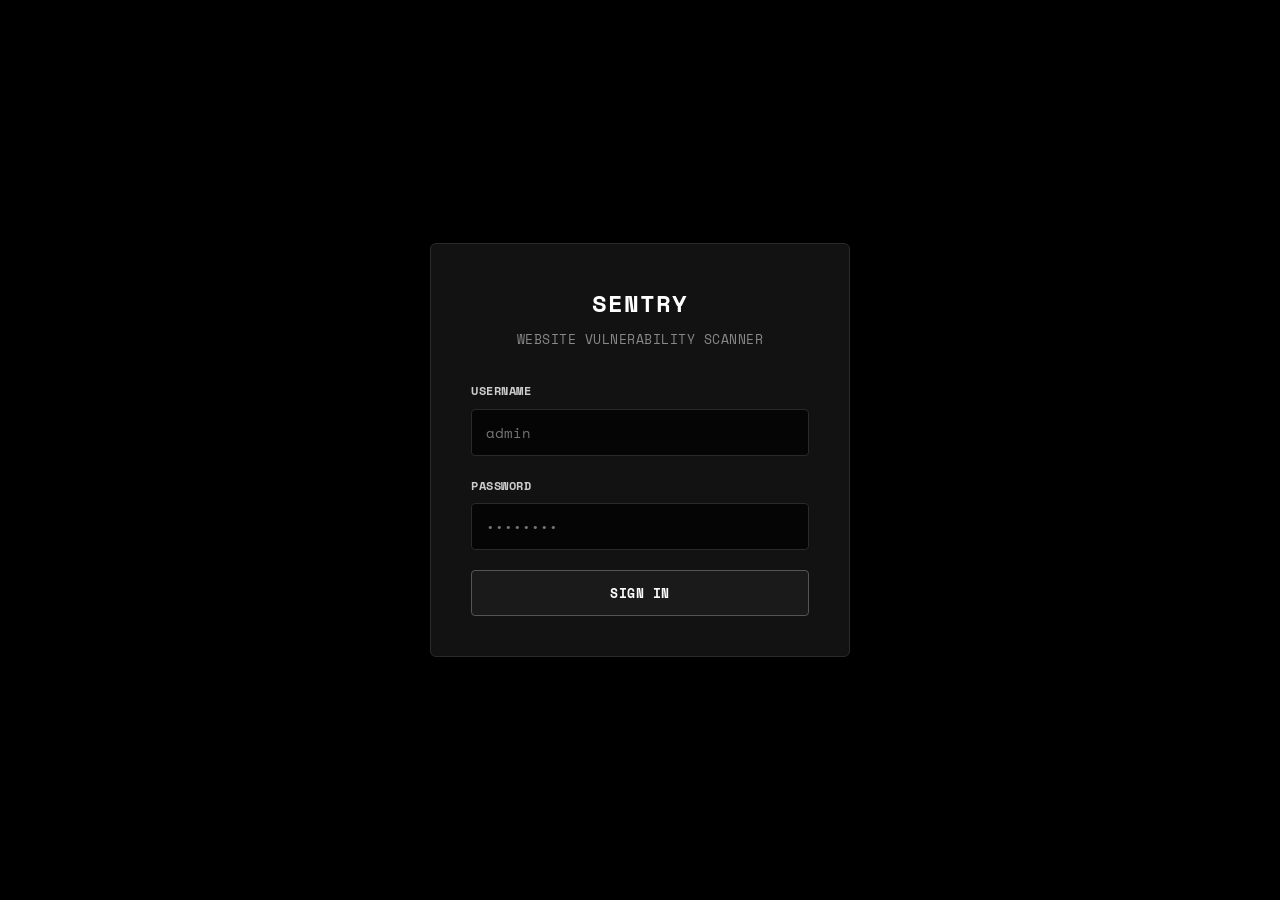
<file: frontend/index.html>
<!DOCTYPE html>
<html lang="en">
<head>
  <meta charset="UTF-8">
  <meta name="viewport" content="width=device-width, initial-scale=1.0">
  <meta name="description" content="Sentry — Website Vulnerability Scanner Dashboard">
  <title>Sentry — Vulnerability Scanner</title>
  <link rel="stylesheet" href="style.css">
</head>
<body>

  <!-- ═══════════════════════════════════════════
       LOGIN PAGE
       ═══════════════════════════════════════════ -->
  <div id="login-page" class="login-wrapper">
    <div class="login-card">
      <div class="logo">
        <h1>Sentry</h1>
        <p>Website Vulnerability Scanner</p>
      </div>
      <div id="login-alert" class="alert alert-error"></div>
      <form id="login-form">
        <div class="form-group">
          <label for="login-user">Username</label>
          <input type="text" id="login-user" placeholder="admin" autocomplete="username" required>
        </div>
        <div class="form-group">
          <label for="login-pass">Password</label>
          <input type="password" id="login-pass" placeholder="••••••••" autocomplete="current-password" required>
        </div>
        <button type="submit" class="btn btn-primary" id="login-btn">Sign In</button>
      </form>
    </div>
  </div>

  <!-- ═══════════════════════════════════════════
       APP LAYOUT (hidden until login)
       ═══════════════════════════════════════════ -->
  <div id="app-page" class="app-layout hidden">

    <!-- Sidebar -->
    <aside class="sidebar">
      <div class="brand">
        <h2>Sentry</h2>
        <span>Vuln Scanner v1.0</span>
      </div>
      <div class="nav-items">
        <button class="nav-item active" data-page="dashboard" id="nav-dashboard">
          Dashboard
        </button>
        <button class="nav-item" data-page="new-scan" id="nav-new-scan">
          New Scan
        </button>
        <button class="nav-item" data-page="scans" id="nav-scans">
          All Scans
        </button>
        <button class="nav-item" data-page="rules" id="nav-rules">
          Rules
        </button>
        <button class="nav-item" data-page="ai-analysis" id="nav-ai-analysis">
          AI Analysis <span style="display:inline-block;width:6px;height:6px;background:#9333ea;border-radius:50%;margin-left:auto;"></span>
        </button>
      </div>
      <div class="sidebar-footer">
        <div class="user-info">
          <div class="avatar" id="user-avatar">A</div>
          <div>
            <div id="user-display" style="font-weight:600;color:var(--text-primary)">admin</div>
            <div style="color:var(--text-muted);font-size:11px">Administrator</div>
          </div>
        </div>
        <button class="nav-item" id="btn-logout" style="margin-top:8px;color:var(--critical)">
          Logout
        </button>
      </div>
    </aside>

    <!-- Main Content -->
    <main class="main-content">

      <!-- ── Dashboard ──────────────────────── -->
      <section id="page-dashboard" class="page-section">
        <div class="page-header">
          <h1>Dashboard</h1>
          <p>Overview of your vulnerability scanning activity</p>
        </div>
        <div class="stats-grid" id="stats-grid">
          <div class="stat-card"><div class="stat-label">Total Scans</div><div class="stat-value accent" id="stat-total">—</div></div>
          <div class="stat-card"><div class="stat-label">Completed</div><div class="stat-value success" id="stat-completed">—</div></div>
          <div class="stat-card"><div class="stat-label">Running</div><div class="stat-value warning" id="stat-running">—</div></div>
          <div class="stat-card"><div class="stat-label">Avg Risk Score</div><div class="stat-value" id="stat-risk">—</div></div>
        </div>
        <div class="card">
          <div class="card-header">
            <h3>Recent Scans</h3>
            <button class="btn btn-secondary btn-sm" onclick="App.navigate('new-scan')">+ New Scan</button>
          </div>
          <div id="recent-scans-table"></div>
        </div>
      </section>

      <!-- ── New Scan ───────────────────────── -->
      <section id="page-new-scan" class="page-section hidden">
        <div class="page-header">
          <h1>New Scan</h1>
          <p>Submit a target URL for vulnerability assessment</p>
        </div>
        <div class="card scan-form-card">
          <div id="scan-alert" class="alert"></div>
          <form id="scan-form">
            <div class="form-group">
              <label for="scan-url">Target URL</label>
              <input type="url" id="scan-url" placeholder="https://example.com" required>
            </div>
            <div class="scan-options">
              <div class="checkbox-group">
                <input type="checkbox" id="opt-deep" checked>
                <label for="opt-deep">Deep Scan (check common paths)</label>
              </div>
              <div class="checkbox-group">
                <input type="checkbox" id="opt-headers" checked>
                <label for="opt-headers">Check Security Headers</label>
              </div>
              <div class="checkbox-group">
                <input type="checkbox" id="opt-tls" checked>
                <label for="opt-tls">Check TLS/SSL</label>
              </div>
            </div>
            <div class="form-group" style="margin-bottom:16px">
              <label for="scan-mode">Scan Mode</label>
              <select id="scan-mode" style="width:100%;padding:10px 14px;background:var(--bg-card);border:1px solid var(--border);border-radius:var(--radius-sm);color:var(--text-primary);font-size:14px;">
                <option value="passive">Passive Only — Safe, no payloads sent</option>
                <option value="light_active">Light Active — XSS + SQLi probes</option>
                <option value="full_active">Full Active — All probes (XSS, Error SQLi, Blind SQLi, LFI, CRLF)</option>
              </select>
              <div id="active-warning" style="display:none;margin-top:8px;padding:10px 14px;background:rgba(239,68,68,0.08);border:1px solid rgba(239,68,68,0.2);border-radius:8px;font-size:12px;color:var(--high)">
                Active mode sends test payloads to the target. Ensure you have explicit authorization.
              </div>
            </div>

            <!-- Advanced / Authentication Settings -->
            <details style="margin-bottom:16px;background:rgba(255,255,255,0.02);border:1px solid var(--border);border-radius:var(--radius-sm);padding:10px 14px;">
              <summary style="cursor:pointer;font-weight:600;font-size:13px;color:var(--text-muted)">Advanced Scan Settings (Authentication & Rate Limiting)</summary>
              <div style="margin-top:12px;display:flex;flex-direction:column;gap:12px;">
                <div class="form-group">
                  <label for="opt-rate-limit" style="font-size:12px">Rate Limit (Requests / Sec — 0 for unlimited)</label>
                  <input type="number" id="opt-rate-limit" value="10" min="0" max="100" style="width:100%;padding:8px 12px;background:var(--bg-card);border:1px solid var(--border);border-radius:var(--radius-sm);color:var(--text-primary);font-size:13px;">
                </div>
                <div class="form-group">
                  <label for="opt-auth-cookies" style="font-size:12px">Session Cookies (e.g. session=xyz; token=abc)</label>
                  <input type="text" id="opt-auth-cookies" placeholder="session=12345; auth=abcdef" style="width:100%;padding:8px 12px;background:var(--bg-card);border:1px solid var(--border);border-radius:var(--radius-sm);color:var(--text-primary);font-size:13px;">
                </div>
                <div class="form-group">
                  <label for="opt-auth-headers" style="font-size:12px">Custom Headers (e.g. Authorization: Bearer token)</label>
                  <input type="text" id="opt-auth-headers" placeholder="Authorization: Bearer mytoken" style="width:100%;padding:8px 12px;background:var(--bg-card);border:1px solid var(--border);border-radius:var(--radius-sm);color:var(--text-primary);font-size:13px;">
                </div>
              </div>
            </details>

            <div class="checkbox-group" style="margin-bottom:20px;padding:14px;background:rgba(234,179,8,0.06);border-radius:8px;border:1px solid rgba(234,179,8,0.15)">
              <input type="checkbox" id="opt-authorized" required>
              <label for="opt-authorized" style="color:var(--medium)">I confirm I am authorized to scan this target</label>
            </div>
            <button type="submit" class="btn btn-primary" id="scan-submit-btn">Start Scan</button>
          </form>

          <!-- Scan Progress (shown after submit) -->
          <div id="scan-progress" class="hidden" style="margin-top:24px">
            <div style="display:flex;align-items:center;justify-content:space-between">
              <span class="scan-status-label" id="scan-status-text">Queued</span>
              <span style="font-size:13px;color:var(--text-muted)" id="scan-progress-pct">0%</span>
            </div>
            <div class="progress-bar"><div class="fill" id="scan-progress-fill" style="width:0%"></div></div>
            <p style="font-size:12px;color:var(--text-muted);margin-top:8px" id="scan-id-display"></p>
          </div>
        </div>
      </section>

      <!-- ── All Scans ──────────────────────── -->
      <section id="page-scans" class="page-section hidden">
        <div class="page-header">
          <h1>All Scans</h1>
          <p>History of all submitted vulnerability scans</p>
        </div>
        <div class="card">
          <div id="all-scans-table"></div>
        </div>
      </section>

      <!-- ── Scan Results / Report ──────────── -->
      <section id="page-report" class="page-section hidden">
        <div class="page-header" style="display:flex;justify-content:space-between;align-items:flex-start">
          <div>
            <h1 id="report-title">Scan Report</h1>
            <p id="report-subtitle"></p>
          </div>
          <div style="display:flex;gap:8px">
            <button class="btn btn-secondary btn-sm ai-action-btn" onclick="App.askAiReport()" style="border-color:#9333ea;color:#d8b4fe;">Ask AI to Analyze</button>
            <button class="btn btn-secondary btn-sm" onclick="App.exportReport('json')">Export JSON</button>
            <button class="btn btn-secondary btn-sm" onclick="App.exportReport('html')">Export HTML</button>
          </div>
        </div>

        <div class="stats-grid" style="grid-template-columns: 200px 1fr;">
          <!-- Risk Gauge -->
          <div class="card" style="display:flex;align-items:center;justify-content:center">
            <div class="risk-gauge">
              <div class="gauge-ring">
                <svg viewBox="0 0 140 140">
                  <circle class="gauge-bg" cx="70" cy="70" r="60"></circle>
                  <circle class="gauge-fill" id="gauge-circle" cx="70" cy="70" r="60"
                    stroke-dasharray="377" stroke-dashoffset="377"></circle>
                </svg>
                <div class="gauge-label">
                  <div class="score" id="gauge-score">—</div>
                  <div class="grade" id="gauge-grade"></div>
                </div>
              </div>
            </div>
          </div>

          <!-- Severity Breakdown -->
          <div class="card">
            <h3 style="margin-bottom:16px">Severity Breakdown</h3>
            <div style="display:flex;gap:16px;flex-wrap:wrap" id="severity-breakdown"></div>
            <p style="margin-top:16px;font-size:13px;color:var(--text-secondary)" id="report-summary"></p>
          </div>
        </div>

        <!-- Risk Score Formula -->
        <div class="card" style="margin-top:16px">
          <div class="card-header"><h3>Risk Score Formula</h3></div>
          <div id="risk-formula"></div>
        </div>

        <!-- Top Fixes -->
        <div class="card" style="margin-top:16px">
          <div class="card-header"><h3>Top Fixes (by Risk Reduction)</h3></div>
          <div id="top-fixes"></div>
        </div>

        <!-- OWASP Coverage -->
        <div class="card" style="margin-top:16px">
          <div class="card-header" style="display:flex;justify-content:space-between;align-items:center">
            <h3>OWASP Top 10 Coverage</h3>
            <div style="display:flex;gap:6px" id="owasp-version-toggle">
              <button class="filter-tab active" data-ver="2025" onclick="App.switchOwaspVersion('2025')">2025</button>
              <button class="filter-tab" data-ver="2021" onclick="App.switchOwaspVersion('2021')">2021</button>
            </div>
          </div>
          <div id="owasp-chart"></div>
        </div>

        <!-- Severity Summary Strip -->
        <div class="severity-strip" id="severity-strip" style="margin-top:16px;display:flex;gap:12px;flex-wrap:wrap">
        </div>

        <!-- Findings List -->
        <div class="card" style="margin-top:16px">
          <div class="card-header" style="display:flex;flex-wrap:wrap;justify-content:space-between;align-items:center;gap:12px">
            <h3>Findings <span id="findings-count" style="color:var(--text-muted);font-weight:400"></span></h3>
            <div style="display:flex;gap:8px;align-items:center">
              <button class="btn btn-secondary btn-sm" onclick="App.toggleAllFindings(true)">Expand All</button>
              <button class="btn btn-secondary btn-sm" onclick="App.toggleAllFindings(false)">Collapse All</button>
            </div>
          </div>

          <!-- Interactive Filter Toolbar -->
          <div class="findings-toolbar" style="margin:16px 0;display:flex;flex-direction:column;gap:12px">
            <div style="display:flex;gap:8px;flex-wrap:wrap" id="findings-tabs">
              <button class="filter-tab active" data-sev="all">ALL <span id="tab-count-all" class="tab-badge">0</span></button>
              <button class="filter-tab tab-critical" data-sev="critical">CRITICAL <span id="tab-count-critical" class="tab-badge">0</span></button>
              <button class="filter-tab tab-high" data-sev="high">HIGH <span id="tab-count-high" class="tab-badge">0</span></button>
              <button class="filter-tab tab-medium" data-sev="medium">MEDIUM <span id="tab-count-medium" class="tab-badge">0</span></button>
              <button class="filter-tab tab-low" data-sev="low">LOW <span id="tab-count-low" class="tab-badge">0</span></button>
              <button class="filter-tab tab-info" data-sev="info">INFO <span id="tab-count-info" class="tab-badge">0</span></button>
            </div>
            <div style="display:flex;gap:12px;flex-wrap:wrap;align-items:center">
              <div class="form-group" style="margin:0;flex:1;min-width:200px">
                <input type="text" id="findings-search" placeholder="Search findings by title, CVE, location, or keyword..." style="width:100%;padding:10px 14px;background:var(--bg-input);border:1px solid var(--border);border-radius:var(--radius-sm);color:var(--text-primary);font-size:13px;font-family:inherit">
              </div>
              <select id="findings-sort" onchange="App.applyFindingsFilter()" style="padding:8px 12px;background:var(--bg-input);border:1px solid var(--border);border-radius:var(--radius-sm);color:var(--text-primary);font-size:12px;font-family:inherit;cursor:pointer">
                <option value="severity">Sort: Severity</option>
                <option value="cvss">Sort: CVSS Score</option>
                <option value="location">Sort: Location</option>
              </select>
              <select id="findings-group" onchange="App.applyFindingsFilter()" style="padding:8px 12px;background:var(--bg-input);border:1px solid var(--border);border-radius:var(--radius-sm);color:var(--text-primary);font-size:12px;font-family:inherit;cursor:pointer">
                <option value="none">Group: None</option>
                <option value="owasp">Group: OWASP Category</option>
              </select>
            </div>
          </div>

          <div id="findings-list"></div>
        </div>

        <!-- Active Execution Log / Probes Audit Trail -->
        <div class="card" style="margin-top:16px" id="active-probes-card">
          <div class="card-header">
            <h3>Active Probe Execution Log <span id="active-probes-count" style="color:var(--text-muted);font-weight:400"></span></h3>
          </div>
          <div id="active-probes-list"></div>
        </div>
      </section>

      <!-- ── AI Analysis ──────────────────────── -->
      <section id="page-ai-analysis" class="page-section hidden ai-section">
        <div class="page-header">
          <h1>AI Analysis</h1>
          <p>AI-powered vulnerability analysis and remediation guidance &nbsp;<span id="ai-provider-badge" style="font-size:12px;font-weight:600;opacity:0.75;background:var(--bg-card);border:1px solid var(--border);padding:3px 8px;border-radius:20px;white-space:nowrap;">⚡ Groq</span></p>
        </div>
        <div class="card">
          <div class="form-group">
            <label for="ai-scan-selector">Select Scan to Analyze</label>
            <select id="ai-scan-selector" style="width:100%;padding:10px 14px;background:var(--bg-card);border:1px solid var(--border);border-radius:var(--radius-sm);color:var(--text-primary);font-size:14px;">
              <option value="">-- Select a completed scan --</option>
            </select>
          </div>
          <div style="display:flex;gap:12px;margin-top:16px;flex-wrap:wrap">
            <button class="btn btn-secondary ai-action-btn" onclick="App.runAiAction('executive_summary')">Executive Summary</button>
            <button class="btn btn-secondary ai-action-btn" onclick="App.runAiAction('prioritize_fixes')">Prioritize Fixes</button>
            <button class="btn btn-secondary ai-action-btn" onclick="App.runAiAction('owasp_analysis')">OWASP Analysis</button>
          </div>
          <div id="ai-response-container" class="ai-response-area hidden" style="margin-top:24px;">
            <div id="ai-loading-indicator" class="ai-loading hidden">Thinking<span class="dots">...</span></div>
            <div id="ai-response-content" style="white-space:pre-wrap;font-family:'Inter','Space Mono',monospace;line-height:1.6;"></div>
          </div>
        </div>
      </section>

      <!-- ── Rules ──────────────────────────── -->
      <section id="page-rules" class="page-section hidden">
        <div class="page-header">
          <h1>Detection Rules</h1>
          <p>Active scan rules and imported signatures</p>
        </div>
        <div class="card">
          <div class="card-header">
            <h3 id="rules-count">Rules</h3>
            <button class="btn btn-secondary btn-sm" id="btn-reload-rules">↻ Reload</button>
          </div>
          <div class="table-wrapper" id="rules-table"></div>
        </div>
      </section>

    </main>
  </div>

  <script src="app.js"></script>
</body>
</html>
</file>
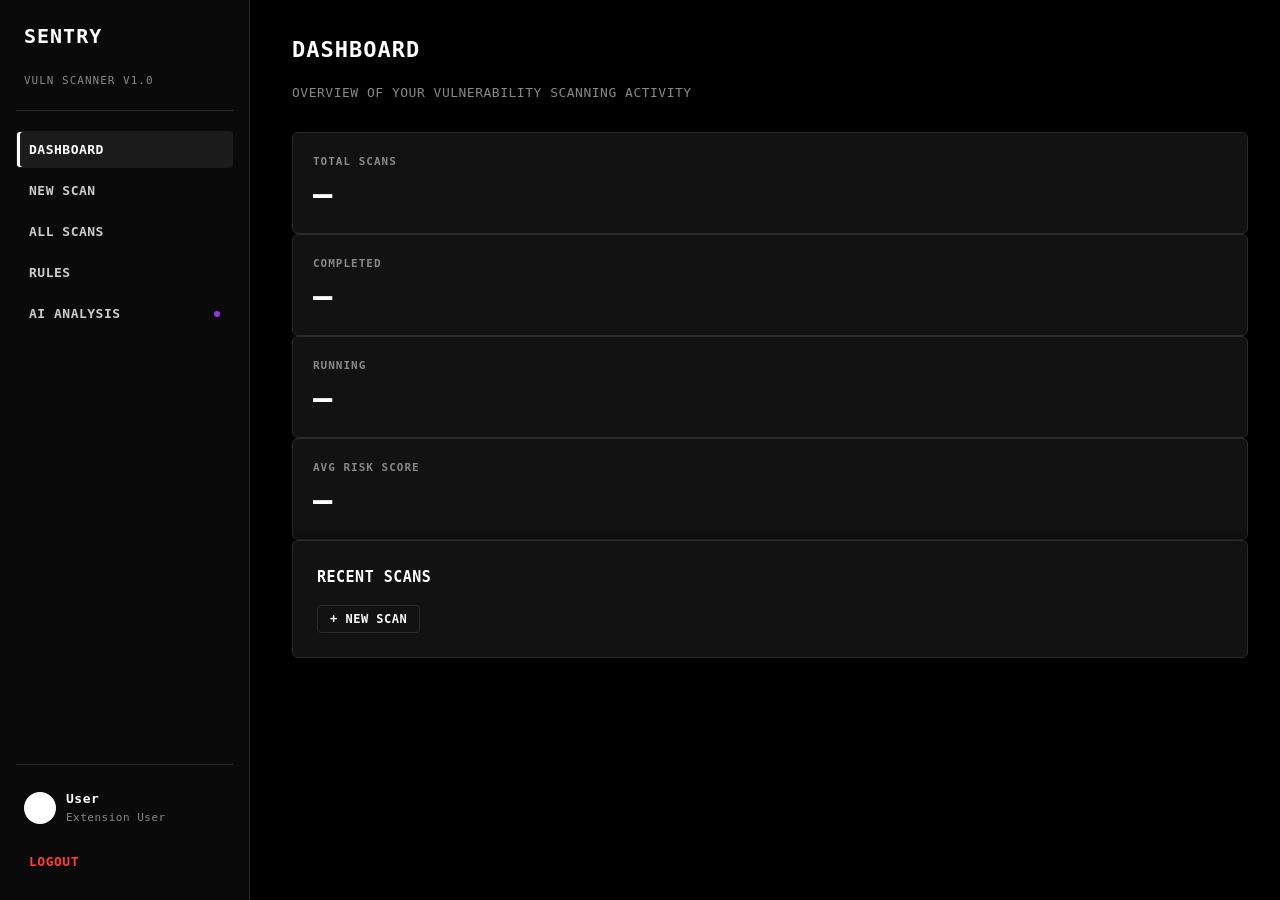
<file: extension/dashboard/dashboard.html>
<!DOCTYPE html>
<html lang="en">
<head>
  <meta charset="UTF-8">
  <meta name="viewport" content="width=device-width, initial-scale=1.0">
  <title>Sentry — Vulnerability Scanner</title>
  <link rel="stylesheet" href="../shared/theme.css">
  <link rel="stylesheet" href="dashboard.css">
</head>
<body>

  <!-- ═══════════════════════════════════════════
       APP LAYOUT (hidden if no token)
       ═══════════════════════════════════════════ -->
  <div id="app-page" class="app-layout">

    <!-- Sidebar -->
    <aside class="sidebar">
      <div class="brand">
        <h2>Sentry</h2>
        <span>Vuln Scanner v1.0</span>
      </div>
      <div class="nav-items">
        <button class="nav-item active" data-page="dashboard" id="nav-dashboard">
          Dashboard
        </button>
        <button class="nav-item" data-page="new-scan" id="nav-new-scan">
          New Scan
        </button>
        <button class="nav-item" data-page="scans" id="nav-scans">
          All Scans
        </button>
        <button class="nav-item" data-page="rules" id="nav-rules">
          Rules
        </button>
        <button class="nav-item" data-page="ai-analysis" id="nav-ai-analysis">
          AI Analysis <span style="display:inline-block;width:6px;height:6px;background:#9333ea;border-radius:50%;margin-left:auto;"></span>
        </button>
      </div>
      <div class="sidebar-footer">
        <div class="user-info">
          <div class="avatar" id="user-avatar">?</div>
          <div>
            <div id="user-display" style="font-weight:600;color:var(--text-primary)">User</div>
            <div style="color:var(--text-muted);font-size:11px">Extension User</div>
          </div>
        </div>
        <button class="nav-item" id="btn-logout" style="margin-top:8px;color:var(--critical)">
          Logout
        </button>
      </div>
    </aside>

    <!-- Main Content -->
    <main class="main-content">
      <div id="login-banner" class="alert alert-error hidden" style="margin-bottom: 20px;">
        Not authenticated. Please log in via the extension popup.
      </div>

      <!-- ── Dashboard ──────────────────────── -->
      <section id="page-dashboard" class="page-section">
        <div class="page-header">
          <h1>Dashboard</h1>
          <p>Overview of your vulnerability scanning activity</p>
        </div>
        <div class="stats-grid" id="stats-grid">
          <div class="stat-card"><div class="stat-label">Total Scans</div><div class="stat-value accent" id="stat-total">—</div></div>
          <div class="stat-card"><div class="stat-label">Completed</div><div class="stat-value success" id="stat-completed">—</div></div>
          <div class="stat-card"><div class="stat-label">Running</div><div class="stat-value warning" id="stat-running">—</div></div>
          <div class="stat-card"><div class="stat-label">Avg Risk Score</div><div class="stat-value" id="stat-risk">—</div></div>
        </div>
        <div class="card">
          <div class="card-header">
            <h3>Recent Scans</h3>
            <button class="btn btn-secondary btn-sm" id="btn-new-scan-nav">+ New Scan</button>
          </div>
          <div id="recent-scans-table"></div>
        </div>
      </section>

      <!-- ── New Scan ───────────────────────── -->
      <section id="page-new-scan" class="page-section hidden">
        <div class="page-header">
          <h1>New Scan</h1>
          <p>Submit a target URL for vulnerability assessment</p>
        </div>
        <div class="card scan-form-card">
          <div id="scan-alert" class="alert"></div>
          <form id="scan-form">
            <div class="form-group">
              <label for="scan-url">Target URL</label>
              <input type="url" id="scan-url" placeholder="https://example.com" required>
            </div>
            <div class="scan-options">
              <div class="checkbox-group">
                <input type="checkbox" id="opt-deep" checked>
                <label for="opt-deep">Deep Scan (check common paths)</label>
              </div>
              <div class="checkbox-group">
                <input type="checkbox" id="opt-headers" checked>
                <label for="opt-headers">Check Security Headers</label>
              </div>
              <div class="checkbox-group">
                <input type="checkbox" id="opt-tls" checked>
                <label for="opt-tls">Check TLS/SSL</label>
              </div>
            </div>
            <div class="form-group" style="margin-bottom:16px">
              <label for="scan-mode">Scan Mode</label>
              <select id="scan-mode" style="width:100%;padding:10px 14px;background:var(--bg-card);border:1px solid var(--border);border-radius:var(--radius-sm);color:var(--text-primary);font-size:14px;">
                <option value="passive">Passive Only — Safe, no payloads sent</option>
                <option value="light_active">Light Active — XSS + SQLi probes</option>
                <option value="full_active">Full Active — All probes (XSS, Error SQLi, Blind SQLi, LFI, CRLF)</option>
              </select>
              <div id="active-warning" style="display:none;margin-top:8px;padding:10px 14px;background:rgba(239,68,68,0.08);border:1px solid rgba(239,68,68,0.2);border-radius:8px;font-size:12px;color:var(--high)">
                Active mode sends test payloads to the target. Ensure you have explicit authorization.
              </div>
            </div>

            <!-- Advanced / Authentication Settings -->
            <details style="margin-bottom:16px;background:rgba(255,255,255,0.02);border:1px solid var(--border);border-radius:var(--radius-sm);padding:10px 14px;">
              <summary style="cursor:pointer;font-weight:600;font-size:13px;color:var(--text-muted)">Advanced Scan Settings (Authentication & Rate Limiting)</summary>
              <div style="margin-top:12px;display:flex;flex-direction:column;gap:12px;">
                <div class="form-group">
                  <label for="opt-rate-limit" style="font-size:12px">Rate Limit (Requests / Sec — 0 for unlimited)</label>
                  <input type="number" id="opt-rate-limit" value="10" min="0" max="100" style="width:100%;padding:8px 12px;background:var(--bg-card);border:1px solid var(--border);border-radius:var(--radius-sm);color:var(--text-primary);font-size:13px;">
                </div>
                <div class="form-group">
                  <label for="opt-auth-cookies" style="font-size:12px">Session Cookies (e.g. session=xyz; token=abc)</label>
                  <input type="text" id="opt-auth-cookies" placeholder="session=12345; auth=abcdef" style="width:100%;padding:8px 12px;background:var(--bg-card);border:1px solid var(--border);border-radius:var(--radius-sm);color:var(--text-primary);font-size:13px;">
                </div>
                <div class="form-group">
                  <label for="opt-auth-headers" style="font-size:12px">Custom Headers (e.g. Authorization: Bearer token)</label>
                  <input type="text" id="opt-auth-headers" placeholder="Authorization: Bearer mytoken" style="width:100%;padding:8px 12px;background:var(--bg-card);border:1px solid var(--border);border-radius:var(--radius-sm);color:var(--text-primary);font-size:13px;">
                </div>
              </div>
            </details>

            <div class="checkbox-group" style="margin-bottom:20px;padding:14px;background:rgba(234,179,8,0.06);border-radius:8px;border:1px solid rgba(234,179,8,0.15)">
              <input type="checkbox" id="opt-authorized" required>
              <label for="opt-authorized" style="color:var(--medium)">I confirm I am authorized to scan this target</label>
            </div>
            <button type="submit" class="btn btn-primary" id="scan-submit-btn">Start Scan</button>
          </form>

          <!-- Scan Progress (shown after submit) -->
          <div id="scan-progress" class="hidden" style="margin-top:24px">
            <div style="display:flex;align-items:center;justify-content:space-between">
              <span class="scan-status-label" id="scan-status-text">Queued</span>
              <span style="font-size:13px;color:var(--text-muted)" id="scan-progress-pct">0%</span>
            </div>
            <div class="progress-bar"><div class="fill" id="scan-progress-fill" style="width:0%"></div></div>
            <p style="font-size:12px;color:var(--text-muted);margin-top:8px" id="scan-id-display"></p>
          </div>
        </div>
      </section>

      <!-- ── All Scans ──────────────────────── -->
      <section id="page-scans" class="page-section hidden">
        <div class="page-header">
          <h1>All Scans</h1>
          <p>History of all submitted vulnerability scans</p>
        </div>
        <div class="card">
          <div id="all-scans-table"></div>
        </div>
      </section>

      <!-- ── Scan Results / Report ──────────── -->
      <section id="page-report" class="page-section hidden">
        <div class="page-header" style="display:flex;justify-content:space-between;align-items:flex-start">
          <div>
            <h1 id="report-title">Scan Report</h1>
            <p id="report-subtitle"></p>
          </div>
          <div style="display:flex;gap:8px">
            <button class="btn btn-secondary btn-sm ai-action-btn" id="btn-ask-ai-report" style="border-color: #9333ea; color: #d8b4fe;">Ask AI to Analyze</button>
            <button class="btn btn-secondary btn-sm" id="btn-export-json">Export JSON</button>
            <button class="btn btn-secondary btn-sm" id="btn-export-html">Export HTML</button>
          </div>
        </div>

        <div class="stats-grid" style="grid-template-columns: 200px 1fr;">
          <!-- Risk Gauge -->
          <div class="card" style="display:flex;align-items:center;justify-content:center">
            <div class="risk-gauge">
              <div class="gauge-ring">
                <svg viewBox="0 0 140 140">
                  <circle class="gauge-bg" cx="70" cy="70" r="60"></circle>
                  <circle class="gauge-fill" id="gauge-circle" cx="70" cy="70" r="60"
                    stroke-dasharray="377" stroke-dashoffset="377"></circle>
                </svg>
                <div class="gauge-label">
                  <div class="score" id="gauge-score">—</div>
                  <div class="grade" id="gauge-grade"></div>
                </div>
              </div>
            </div>
          </div>

          <!-- Severity Breakdown -->
          <div class="card">
            <h3 style="margin-bottom:16px">Severity Breakdown</h3>
            <div style="display:flex;gap:16px;flex-wrap:wrap" id="severity-breakdown"></div>
            <p style="margin-top:16px;font-size:13px;color:var(--text-secondary)" id="report-summary"></p>
          </div>
        </div>

        <!-- Risk Score Formula -->
        <div class="card" style="margin-top:16px">
          <div class="card-header"><h3>Risk Score Formula</h3></div>
          <div id="risk-formula"></div>
        </div>

        <!-- Top Fixes -->
        <div class="card" style="margin-top:16px">
          <div class="card-header"><h3>Top Fixes (by Risk Reduction)</h3></div>
          <div id="top-fixes"></div>
        </div>

        <!-- OWASP Coverage -->
        <div class="card" style="margin-top:16px">
          <div class="card-header" style="display:flex;justify-content:space-between;align-items:center">
            <h3>OWASP Top 10 Coverage</h3>
            <div style="display:flex;gap:6px" id="owasp-version-toggle">
              <button class="filter-tab active" data-ver="2025" id="btn-owasp-2025">2025</button>
              <button class="filter-tab" data-ver="2021" id="btn-owasp-2021">2021</button>
            </div>
          </div>
          <div id="owasp-chart"></div>
        </div>

        <!-- Severity Summary Strip -->
        <div class="severity-strip" id="severity-strip" style="margin-top:16px;display:flex;gap:12px;flex-wrap:wrap">
        </div>

        <!-- Findings List -->
        <div class="card" style="margin-top:16px">
          <div class="card-header" style="display:flex;flex-wrap:wrap;justify-content:space-between;align-items:center;gap:12px">
            <h3>Findings <span id="findings-count" style="color:var(--text-muted);font-weight:400"></span></h3>
            <div style="display:flex;gap:8px;align-items:center">
              <button class="btn btn-secondary btn-sm" id="btn-expand-all">Expand All</button>
              <button class="btn btn-secondary btn-sm" id="btn-collapse-all">Collapse All</button>
            </div>
          </div>

          <!-- Interactive Filter Toolbar -->
          <div class="findings-toolbar" style="margin:16px 0;display:flex;flex-direction:column;gap:12px">
            <div style="display:flex;gap:8px;flex-wrap:wrap" id="findings-tabs">
              <button class="filter-tab active" data-sev="all">ALL <span id="tab-count-all" class="tab-badge">0</span></button>
              <button class="filter-tab tab-critical" data-sev="critical">CRITICAL <span id="tab-count-critical" class="tab-badge">0</span></button>
              <button class="filter-tab tab-high" data-sev="high">HIGH <span id="tab-count-high" class="tab-badge">0</span></button>
              <button class="filter-tab tab-medium" data-sev="medium">MEDIUM <span id="tab-count-medium" class="tab-badge">0</span></button>
              <button class="filter-tab tab-low" data-sev="low">LOW <span id="tab-count-low" class="tab-badge">0</span></button>
              <button class="filter-tab tab-info" data-sev="info">INFO <span id="tab-count-info" class="tab-badge">0</span></button>
            </div>
            <div style="display:flex;gap:12px;flex-wrap:wrap;align-items:center">
              <div class="form-group" style="margin:0;flex:1;min-width:200px">
                <input type="text" id="findings-search" placeholder="Search findings by title, CVE, location, or keyword..." style="width:100%;padding:10px 14px;background:var(--bg-input);border:1px solid var(--border);border-radius:var(--radius-sm);color:var(--text-primary);font-size:13px;font-family:inherit">
              </div>
              <select id="findings-sort" style="padding:8px 12px;background:var(--bg-input);border:1px solid var(--border);border-radius:var(--radius-sm);color:var(--text-primary);font-size:12px;font-family:inherit;cursor:pointer">
                <option value="severity">Sort: Severity</option>
                <option value="cvss">Sort: CVSS Score</option>
                <option value="location">Sort: Location</option>
              </select>
              <select id="findings-group" style="padding:8px 12px;background:var(--bg-input);border:1px solid var(--border);border-radius:var(--radius-sm);color:var(--text-primary);font-size:12px;font-family:inherit;cursor:pointer">
                <option value="none">Group: None</option>
                <option value="owasp">Group: OWASP Category</option>
              </select>
            </div>
          </div>

          <div id="findings-list"></div>
        </div>

        <!-- Active Execution Log / Probes Audit Trail -->
        <div class="card" style="margin-top:16px" id="active-probes-card">
          <div class="card-header">
            <h3>Active Probe Execution Log <span id="active-probes-count" style="color:var(--text-muted);font-weight:400"></span></h3>
          </div>
          <div id="active-probes-list"></div>
        </div>
      </section>

      <!-- ── AI Analysis ────────────────── -->
      <section id="page-ai-analysis" class="page-section hidden ai-section">
        <div class="page-header">
          <h1>AI Analysis</h1>
          <p>Vulnerability analysis powered by <span id="ai-provider-badge" style="font-weight:700">⚡ Groq</span></p>
        </div>
        <div class="card">
          <div class="form-group">
            <label for="ai-scan-selector">Select Scan to Analyze</label>
            <select id="ai-scan-selector" style="width:100%;padding:10px 14px;background:var(--bg-card);border:1px solid var(--border);border-radius:var(--radius-sm);color:var(--text-primary);font-size:14px;">
              <option value="">-- Select a completed scan --</option>
            </select>
          </div>
          
          <div style="display:flex; gap:12px; margin-top:16px; flex-wrap:wrap">
            <button class="btn btn-secondary ai-action-btn" id="btn-ai-exec-summary">Executive Summary</button>
            <button class="btn btn-secondary ai-action-btn" id="btn-ai-prioritize">Prioritize Fixes</button>
            <button class="btn btn-secondary ai-action-btn" id="btn-ai-owasp">OWASP Analysis</button>
          </div>
          
          <div id="ai-response-container" class="ai-response-area hidden" style="margin-top: 24px;">
            <div id="ai-loading-indicator" class="ai-loading hidden">Thinking<span class="dots">...</span></div>
            <div id="ai-response-content" style="white-space: pre-wrap; font-family: 'Inter', sans-serif; line-height: 1.6;"></div>
          </div>
        </div>
      </section>

      <!-- ── Rules ──────────────────────────── -->
      <section id="page-rules" class="page-section hidden">
        <div class="page-header">
          <h1>Detection Rules</h1>
          <p>Active scan rules and imported signatures</p>
        </div>
        <div class="card">
          <div class="card-header">
            <h3 id="rules-count">Rules</h3>
            <button class="btn btn-secondary btn-sm" id="btn-reload-rules">↻ Reload</button>
          </div>
          <div class="table-wrapper" id="rules-table"></div>
        </div>
      </section>

    </main>
  </div>

  <script type="module" src="dashboard.js"></script>
</body>
</html>
</file>
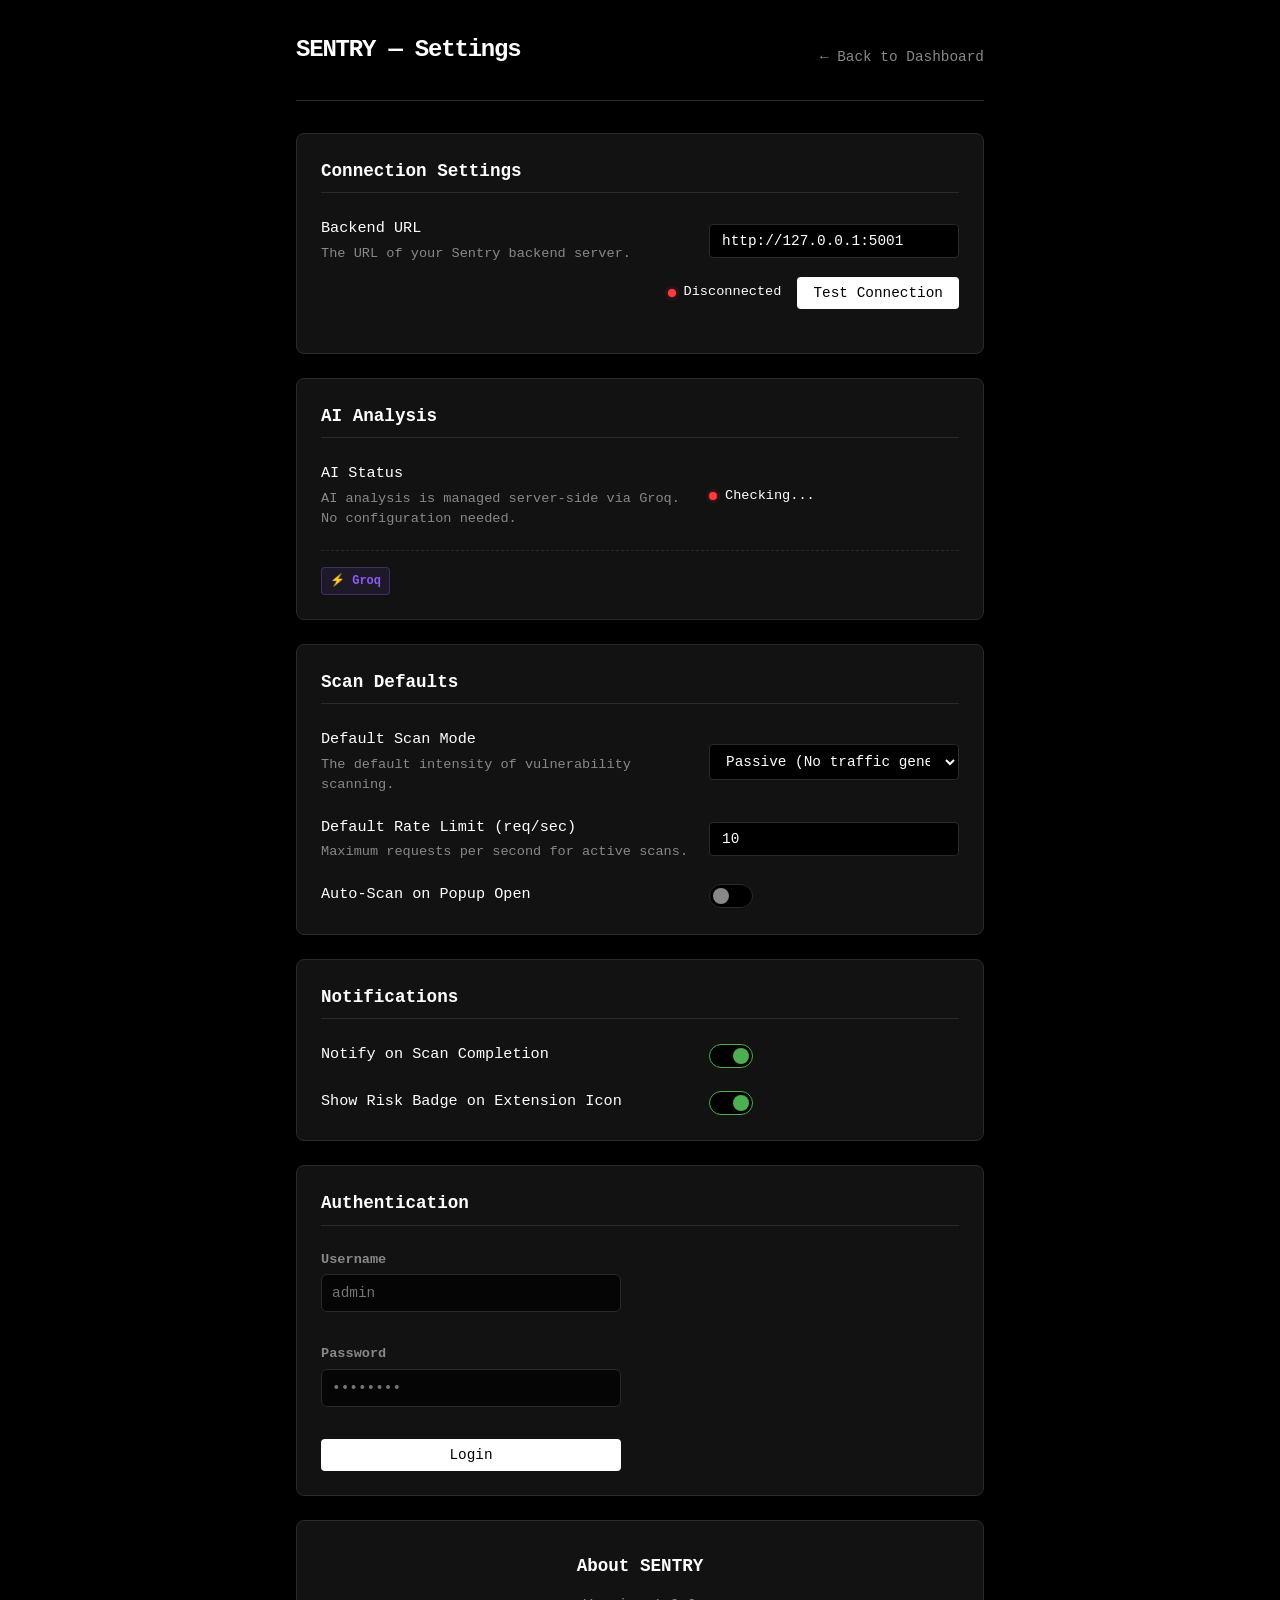
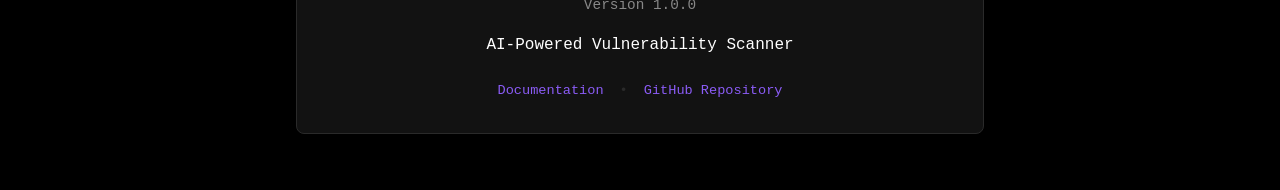
<file: extension/options/options.html>
<!DOCTYPE html>
<html lang="en">
<head>
    <meta charset="UTF-8">
    <meta name="viewport" content="width=device-width, initial-scale=1.0">
    <title>SENTRY — Settings</title>
    <link rel="stylesheet" href="../shared/theme.css">
    <link rel="stylesheet" href="options.css">
</head>
<body>
    <div class="container">
        <header class="header">
            <h1>SENTRY — Settings</h1>
            <a href="../dashboard/dashboard.html" class="back-link">&larr; Back to Dashboard</a>
        </header>

        <main>
            <!-- Connection Settings -->
            <section class="card">
                <h2>Connection Settings</h2>
                
                <div class="setting-row">
                    <div class="setting-info">
                        <label for="backend-url">Backend URL</label>
                        <p class="text-muted">The URL of your Sentry backend server.</p>
                    </div>
                    <div class="setting-control">
                        <input type="text" id="backend-url" class="text-input" placeholder="http://127.0.0.1:5001" value="http://127.0.0.1:5001">
                    </div>
                </div>

                <div class="setting-row flex-end">
                    <div class="status-indicator" id="connection-status">
                        <span class="dot red"></span>
                        <span class="status-text">Disconnected</span>
                    </div>
                    <button id="test-connection-btn" class="btn primary-btn">Test Connection</button>
                </div>
                
                <div id="backend-details" class="details-panel hidden">
                    <p class="success-text">Connection successful!</p>
                    <div class="details-grid">
                        <div class="detail-item">
                            <span class="detail-label">Rules Loaded:</span>
                            <span id="rules-count" class="detail-value">-</span>
                        </div>
                        <div class="detail-item">
                            <span class="detail-label">Elasticsearch:</span>
                            <span id="es-status" class="detail-value">-</span>
                        </div>
                    </div>
                </div>
            </section>

            <!-- AI Status (read-only — managed server-side) -->
            <section class="card">
                <h2>AI Analysis</h2>
                
                <div class="setting-row">
                    <div class="setting-info">
                        <label>AI Status</label>
                        <p class="text-muted">AI analysis is managed server-side via Groq. No configuration needed.</p>
                    </div>
                    <div class="setting-control">
                        <div class="status-indicator" id="ai-status">
                            <span class="dot red"></span>
                            <span class="status-text">Checking...</span>
                        </div>
                    </div>
                </div>
                
                <div class="model-info">
                    <span class="ai-badge" id="ai-model-badge">⚡ Groq</span>
                </div>
            </section>

            <!-- Scan Defaults -->
            <section class="card">
                <h2>Scan Defaults</h2>
                
                <div class="setting-row">
                    <div class="setting-info">
                        <label for="default-scan-mode">Default Scan Mode</label>
                        <p class="text-muted">The default intensity of vulnerability scanning.</p>
                    </div>
                    <div class="setting-control">
                        <select id="default-scan-mode" class="select-input">
                            <option value="passive">Passive (No traffic generated)</option>
                            <option value="light-active">Light Active (Safe payloads only)</option>
                            <option value="full-active">Full Active (Intrusive)</option>
                        </select>
                    </div>
                </div>

                <div class="setting-row">
                    <div class="setting-info">
                        <label for="rate-limit">Default Rate Limit (req/sec)</label>
                        <p class="text-muted">Maximum requests per second for active scans.</p>
                    </div>
                    <div class="setting-control">
                        <input type="number" id="rate-limit" class="number-input" min="1" max="100" value="10">
                    </div>
                </div>
                
                <div class="setting-row">
                    <div class="setting-info">
                        <label for="auto-scan">Auto-Scan on Popup Open</label>
                    </div>
                    <div class="setting-control">
                        <label class="toggle-switch">
                            <input type="checkbox" id="auto-scan">
                            <span class="slider"></span>
                        </label>
                    </div>
                </div>
            </section>

            <!-- Notifications -->
            <section class="card">
                <h2>Notifications</h2>
                
                <div class="setting-row">
                    <div class="setting-info">
                        <label for="notify-completion">Notify on Scan Completion</label>
                    </div>
                    <div class="setting-control">
                        <label class="toggle-switch">
                            <input type="checkbox" id="notify-completion" checked>
                            <span class="slider"></span>
                        </label>
                    </div>
                </div>

                <div class="setting-row">
                    <div class="setting-info">
                        <label for="show-badge">Show Risk Badge on Extension Icon</label>
                    </div>
                    <div class="setting-control">
                        <label class="toggle-switch">
                            <input type="checkbox" id="show-badge" checked>
                            <span class="slider"></span>
                        </label>
                    </div>
                </div>
            </section>

            <!-- Authentication -->
            <section class="card" id="auth-section">
                <h2>Authentication</h2>
                
                <!-- Logged In View -->
                <div id="auth-logged-in" class="hidden">
                    <div class="setting-row">
                        <div class="setting-info">
                            <span class="detail-label">Current User:</span>
                            <span id="current-username" class="user-display">user@example.com</span>
                        </div>
                        <div class="setting-control">
                            <button id="logout-btn" class="btn danger-btn">Logout</button>
                        </div>
                    </div>
                </div>

                <!-- Logged Out View -->
                <div id="auth-logged-out">
                    <form id="login-form" class="auth-form">
                        <div class="form-group">
                            <label for="login-username">Username</label>
                            <input type="text" id="login-username" class="text-input" placeholder="admin">
                        </div>
                        <div class="form-group">
                            <label for="login-password">Password</label>
                            <input type="password" id="login-password" class="text-input" placeholder="••••••••">
                        </div>
                        <div class="form-actions">
                            <button type="submit" class="btn primary-btn w-full">Login</button>
                        </div>
                        <p id="login-error" class="error-text hidden">Authentication failed.</p>
                    </form>
                </div>
            </section>

            <!-- About -->
            <section class="card about-card">
                <h2>About SENTRY</h2>
                <div class="about-content">
                    <p class="version">Version <span id="extension-version">1.0.0</span></p>
                    <p class="tagline">AI-Powered Vulnerability Scanner</p>
                    <div class="about-links">
                        <a href="#" class="external-link">Documentation</a>
                        <span class="separator">•</span>
                        <a href="https://github.com/halalhacker/sentry" target="_blank" class="external-link">GitHub Repository</a>
                    </div>
                </div>
            </section>

        </main>
    </div>

    <script type="module" src="options.js"></script>
</body>
</html>
</file>
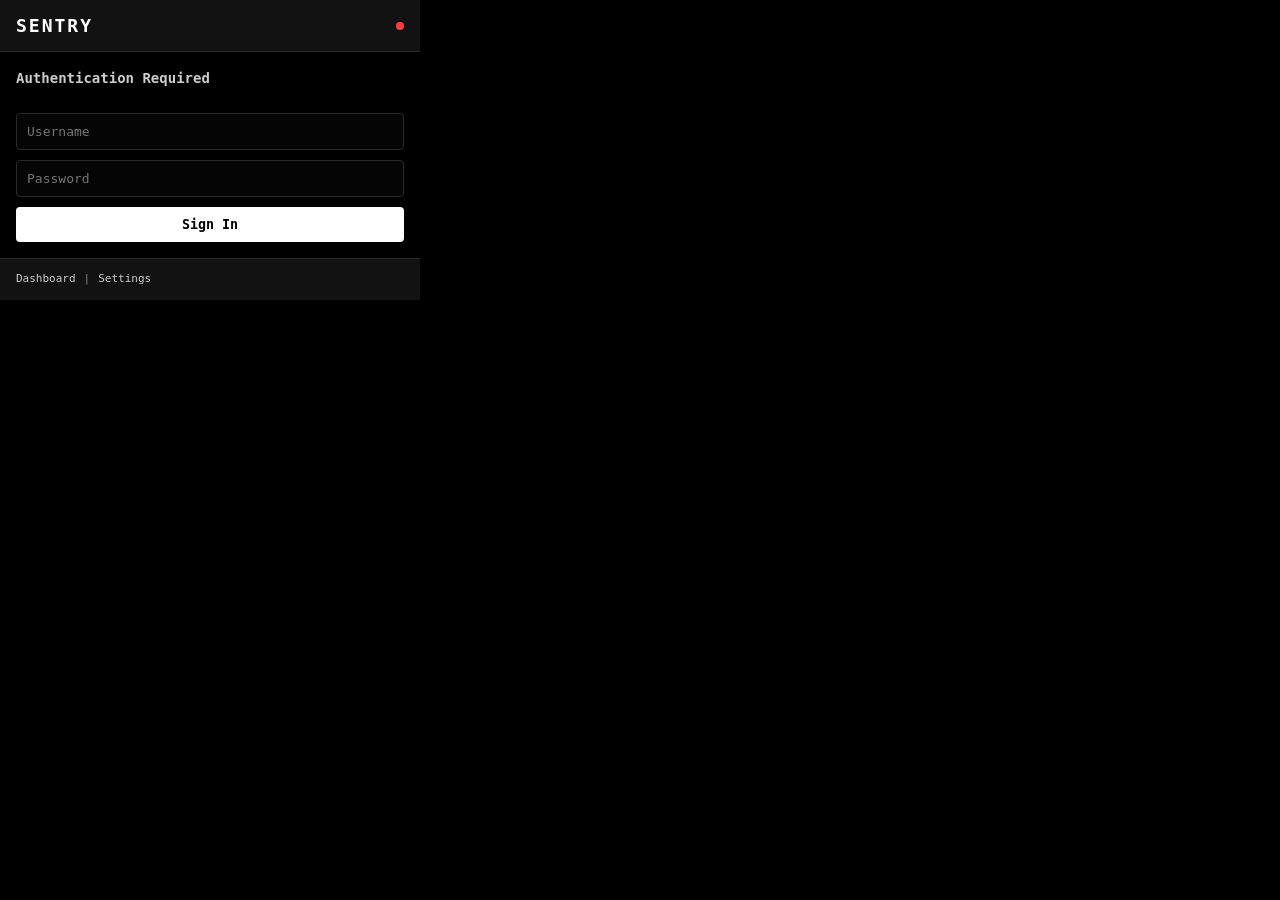
<file: extension/popup/popup.html>
<!DOCTYPE html>
<html lang="en">
<head>
    <meta charset="UTF-8">
    <meta name="viewport" content="width=device-width, initial-scale=1.0">
    <title>Sentry</title>
    <link rel="stylesheet" href="../shared/theme.css">
    <link rel="stylesheet" href="popup.css">
</head>
<body>
    <header class="popup-header">
        <h1 class="logo">SENTRY</h1>
        <div class="status-indicator" title="Connection Status">
            <span class="status-dot disconnected" id="connection-status-dot"></span>
        </div>
    </header>

    <main class="popup-main">
        <!-- Login Section -->
        <section id="login-section" class="section hidden">
            <h2 class="section-title">Authentication Required</h2>
            <form id="login-form" class="compact-form">
                <input type="text" id="username" placeholder="Username" required>
                <input type="password" id="password" placeholder="Password" required>
                <button type="submit" class="primary-btn">Sign In</button>
            </form>
            <div id="login-error" class="error-msg hidden"></div>
        </section>

        <!-- Main Scanner Section -->
        <section id="main-section" class="section hidden">
            <div class="target-info">
                <label>Target URL:</label>
                <input type="url" id="current-url" class="url-input" placeholder="https://example.com" value="">
            </div>

            <div class="scan-config">
                <label>Scan Mode:</label>
                <div class="scan-mode-selector">
                    <button class="mode-btn active" data-mode="passive">Passive</button>
                    <button class="mode-btn" data-mode="light">Light Active</button>
                    <button class="mode-btn" data-mode="full">Full Active</button>
                </div>
            </div>

            <div class="authorization">
                <label class="checkbox-container">
                    <input type="checkbox" id="auth-checkbox">
                    <span class="checkmark"></span>
                    I confirm I am authorized to scan this target
                </label>
            </div>

            <button id="scan-btn" class="primary-btn" disabled>Scan This Page</button>
            <div id="scan-error" class="error-msg hidden"></div>

            <!-- Scan Progress -->
            <div id="scan-progress-section" class="progress-container hidden">
                <div class="progress-header">
                    <span id="progress-status-text">Scanning...</span>
                    <span id="progress-percentage">0%</span>
                </div>
                <div class="progress-track">
                    <div id="progress-bar" class="progress-fill"></div>
                </div>
            </div>

            <!-- Quick Results -->
            <div id="quick-results-section" class="quick-results hidden">
                <div class="gauge-container">
                    <svg class="risk-gauge" viewBox="0 0 100 50">
                        <path class="gauge-bg" d="M 10 50 A 40 40 0 0 1 90 50" fill="none" stroke="var(--border)" stroke-width="10" stroke-linecap="round"/>
                        <path id="gauge-fill" class="gauge-fill" d="M 10 50 A 40 40 0 0 1 90 50" fill="none" stroke="var(--success)" stroke-width="10" stroke-linecap="round" stroke-dasharray="125" stroke-dashoffset="125"/>
                    </svg>
                    <div class="gauge-text">
                        <div id="risk-score" class="score">0</div>
                        <div id="risk-grade" class="grade">A</div>
                    </div>
                </div>

                <div class="severity-breakdown" id="severity-breakdown">
                    <!-- Mini cards will be injected here -->
                </div>

                <div class="action-buttons">
                    <button id="ai-analyze-btn" class="ai-analyze-btn">
                        <span class="sparkle">✨</span> Ask AI to Analyze
                    </button>
                    <button id="view-report-btn" class="secondary-btn">View Full Report</button>
                </div>
            </div>

            <!-- Recent Scans -->
            <div class="recent-scans-container">
                <h3 class="subsection-title">Recent Scans</h3>
                <ul id="recent-scans-list" class="recent-scans-list">
                    <!-- Items will be injected here -->
                </ul>
            </div>
        </section>
    </main>

    <footer class="popup-footer">
        <div class="footer-links">
            <a href="#" id="open-dashboard-link">Dashboard</a>
            <span>|</span>
            <a href="#" id="open-settings-link">Settings</a>
        </div>
        <div id="logged-in-user" class="user-display hidden"></div>
    </footer>

    <script type="module" src="popup.js"></script>
</body>
</html>
</file>
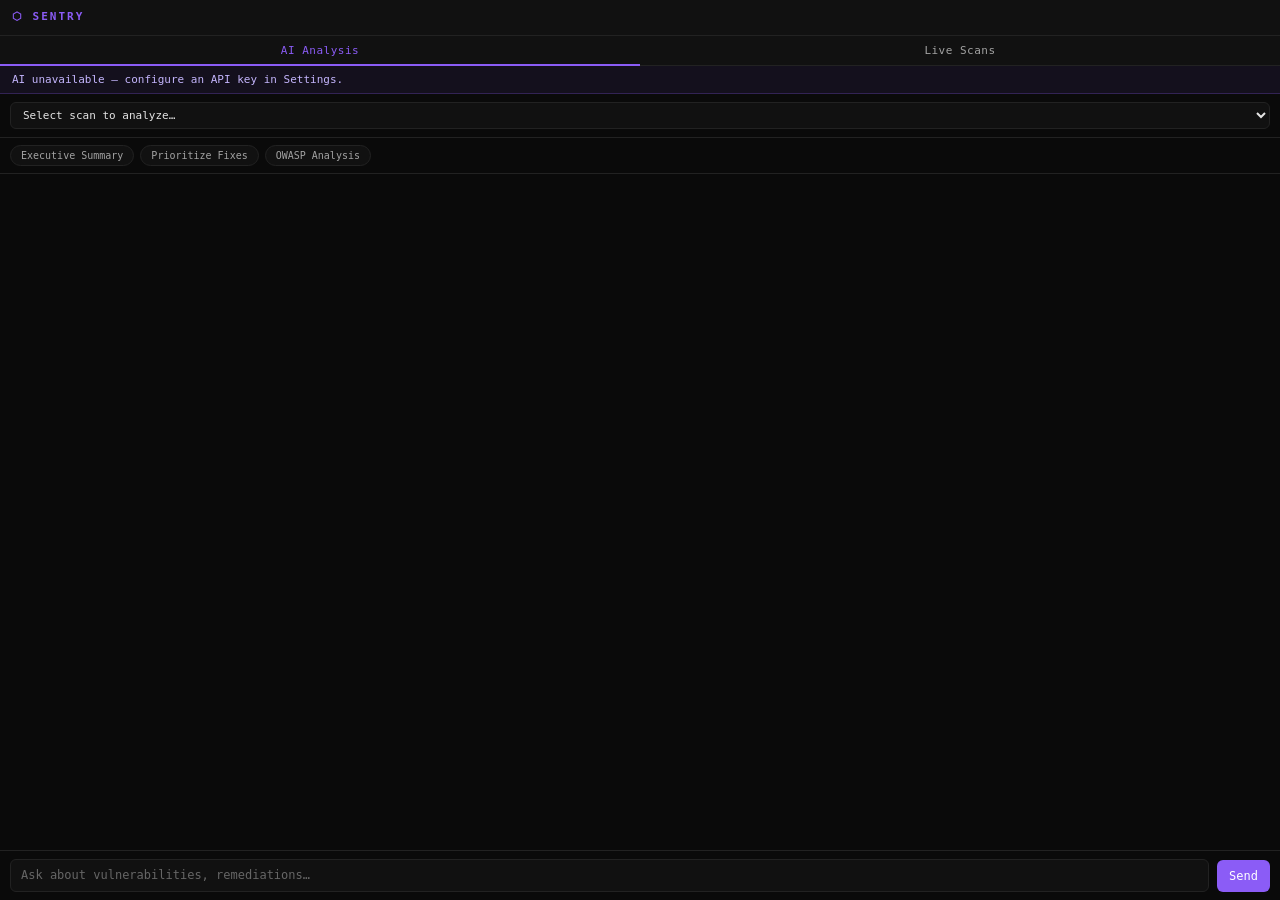
<file: extension/sidepanel/sidepanel.html>
<!DOCTYPE html>
<html lang="en">
<head>
  <meta charset="UTF-8">
  <meta name="viewport" content="width=device-width, initial-scale=1.0">
  <title>Sentry AI</title>
  <link rel="stylesheet" href="../shared/theme.css">
  <link rel="stylesheet" href="sidepanel.css">
</head>
<body>

  <!-- Compact brand + tab row -->
  <div class="panel-header">
    <span class="panel-brand">⬡ SENTRY</span>
    <span id="ai-provider-badge" style="font-size:9px;color:var(--text-muted);letter-spacing:0.5px;"></span>
  </div>

  <div class="panel-tabs">
    <button class="tab-btn active" data-tab="ai-analysis">AI Analysis</button>
    <button class="tab-btn"        data-tab="live-scans">Live Scans</button>
  </div>

  <!-- AI Analysis tab -->
  <div id="ai-analysis-tab" class="tab-content active">

    <div id="ai-setup-banner" class="ai-setup-banner hidden">
      AI unavailable — configure an API key in Settings.
    </div>

    <!-- Scan selector -->
    <div class="context-header">
      <select id="context-selector" class="context-selector">
        <option value="">Select scan to analyze…</option>
      </select>
    </div>

    <!-- Quick action pills -->
    <div class="quick-actions">
      <button class="btn-action" id="btn-exec-summary">Executive Summary</button>
      <button class="btn-action" id="btn-prioritize">Prioritize Fixes</button>
      <button class="btn-action" id="btn-owasp">OWASP Analysis</button>
    </div>

    <!-- Chat messages -->
    <div id="chat-area" class="chat-area"></div>

    <!-- Input bar -->
    <div class="chat-input-area">
      <textarea id="chat-input"
        placeholder="Ask about vulnerabilities, remediations…"
        rows="1"></textarea>
      <button id="btn-send" class="btn-send">Send</button>
    </div>

  </div>

  <!-- Live Scans tab -->
  <div id="live-scans-tab" class="tab-content">
    <div id="scan-list" class="scan-list"></div>
  </div>

  <script type="module" src="sidepanel.js"></script>
</body>
</html>
</file>
<file: frontend/style.css>
@import url('https://fonts.googleapis.com/css2?family=Space+Mono:wght@400;700&family=JetBrains+Mono:wght@400;500;700&family=Inter:wght@400;600;700&display=swap');

:root {
  --bg-primary: #000000;
  --bg-secondary: #0a0a0a;
  --bg-card: #121212;
  --bg-card-hover: #1c1c1c;
  --bg-input: #050505;
  --border: #2a2a2a;
  --border-hover: #ffffff;
  --text-primary: #ffffff;
  --text-secondary: #cccccc;
  --text-muted: #888888;
  --accent: #ffffff;
  --accent-glow: rgba(255, 255, 255, 0.2);
  --critical: #ff3b3b;
  --critical-bg: rgba(255, 59, 59, 0.15);
  --high: #ffffff;
  --high-bg: rgba(255, 255, 255, 0.1);
  --medium: #e0e0e0;
  --medium-bg: rgba(224, 224, 224, 0.1);
  --low: #aaaaaa;
  --low-bg: rgba(170, 170, 170, 0.1);
  --info: #777777;
  --info-bg: rgba(119, 119, 119, 0.1);
  --success: #4caf50;
  --success-bg: rgba(76, 175, 80, 0.15);
  --radius: 6px;
  --radius-sm: 4px;
  --shadow: 0 4px 20px rgba(0, 0, 0, 0.8);
  /* Specific properties only — 'transition: all' watches every CSS prop and kills perf */
  --transition: background-color 0.15s ease, color 0.15s ease, border-color 0.15s ease, opacity 0.15s ease, transform 0.15s ease;
}

*, *::before, *::after { box-sizing: border-box; margin: 0; padding: 0; }

body {
  font-family: 'Space Mono', 'JetBrains Mono', monospace;
  background: var(--bg-primary);
  color: var(--text-primary);
  min-height: 100vh;
  line-height: 1.6;
  overflow-x: hidden;
  letter-spacing: 0.5px;
}

@keyframes bgPulse {
  0% { transform: translate(0, 0); }
  100% { transform: translate(-3%, -3%); }
}

/* ── Login Page ───────────────────────────────── */
.login-wrapper {
  display: flex;
  align-items: center;
  justify-content: center;
  min-height: 100vh;
  padding: 20px;
}

.login-card {
  background: var(--bg-card);
  border: 1px solid var(--border);
  border-radius: var(--radius);
  padding: 40px;
  width: 100%;
  max-width: 420px;
  box-shadow: var(--shadow);
}

.login-card .logo {
  text-align: center;
  margin-bottom: 32px;
}

.login-card .logo h1 {
  font-size: 24px;
  font-weight: 700;
  color: var(--text-primary);
  text-transform: uppercase;
  letter-spacing: 1px;
}

.login-card .logo p {
  color: var(--text-muted);
  font-size: 13px;
  margin-top: 6px;
  text-transform: uppercase;
}

.form-group {
  margin-bottom: 20px;
}

.form-group label {
  display: block;
  font-size: 12px;
  font-weight: 700;
  color: var(--text-secondary);
  margin-bottom: 8px;
  text-transform: uppercase;
  letter-spacing: 0.5px;
}

.form-group input, .form-group select {
  width: 100%;
  padding: 12px 14px;
  background: var(--bg-input);
  border: 1px solid var(--border);
  border-radius: var(--radius-sm);
  color: var(--text-primary);
  font-family: inherit;
  font-size: 14px;
  transition: var(--transition);
}

.form-group input:focus, .form-group select:focus {
  outline: none;
  border-color: var(--text-primary);
  box-shadow: inset 0 0 5px rgba(255,255,255,0.2);
}

.btn {
  display: inline-flex;
  align-items: center;
  justify-content: center;
  gap: 8px;
  border: 1px solid var(--border);
  border-radius: var(--radius-sm);
  font-family: inherit;
  font-size: 13px;
  font-weight: 700;
  text-transform: uppercase;
  cursor: pointer;
  transition: var(--transition);
  text-decoration: none;
  letter-spacing: 0.5px;
}

.btn-primary {
  background: #1a1a1a;
  color: #ffffff;
  border: 1px solid #555555;
  width: 100%;
  padding: 12px;
}

.btn-primary:hover {
  background: #ffffff;
  color: #000000;
  border-color: #ffffff;
}

.btn-secondary {
  background: transparent;
  color: var(--text-primary);
  border: 1px solid var(--border);
}

.btn-secondary:hover {
  background: var(--bg-card-hover);
  border-color: var(--text-primary);
}

.btn-sm { padding: 6px 12px; font-size: 12px; }

.btn-danger {
  background: transparent;
  color: var(--critical);
  border: 1px solid var(--critical);
}

.btn-danger:hover {
  background: var(--critical-bg);
}

.alert {
  padding: 12px 16px;
  border-radius: var(--radius-sm);
  font-size: 13px;
  margin-bottom: 16px;
  display: none;
}

.alert-error {
  background: var(--critical-bg);
  color: var(--critical);
  border: 1px solid rgba(239,68,68,0.2);
}

.alert-success {
  background: var(--success-bg);
  color: var(--success);
  border: 1px solid rgba(34,197,94,0.2);
}

/* ── App Layout ───────────────────────────────── */
.app-layout { display: flex; min-height: 100vh; }

.sidebar {
  width: 250px;
  background: var(--bg-secondary);
  border-right: 1px solid var(--border);
  padding: 20px 16px;
  display: flex;
  flex-direction: column;
  position: fixed;
  top: 0; left: 0; bottom: 0;
  z-index: 100;
}

.sidebar .brand {
  padding: 0 8px 20px;
  border-bottom: 1px solid var(--border);
  margin-bottom: 20px;
}

.sidebar .brand h2 {
  font-size: 20px;
  font-weight: 700;
  color: var(--text-primary);
  text-transform: uppercase;
  letter-spacing: 1px;
}

.sidebar .brand span {
  font-size: 11px;
  color: var(--text-muted);
  text-transform: uppercase;
  letter-spacing: 1px;
}

.nav-items { flex: 1; display: flex; flex-direction: column; gap: 4px; }

.nav-item {
  display: flex;
  align-items: center;
  gap: 12px;
  padding: 10px 12px;
  border-radius: var(--radius-sm);
  color: var(--text-secondary);
  cursor: pointer;
  transition: var(--transition);
  font-size: 13px;
  font-weight: 700;
  text-transform: uppercase;
  border: 1px solid transparent;
  background: none;
  width: 100%;
  text-align: left;
  font-family: inherit;
  letter-spacing: 0.5px;
}

.nav-item:hover {
  border-color: var(--text-primary);
  background: var(--bg-card-hover);
  color: var(--text-primary);
}

.nav-item.active {
  background: var(--bg-card-hover);
  color: var(--text-primary);
  border-color: transparent;
  box-shadow: inset 3px 0 0 var(--text-primary);
}

.nav-item .icon { font-size: 18px; width: 24px; text-align: center; }

.sidebar-footer {
  border-top: 1px solid var(--border);
  padding-top: 16px;
  margin-top: auto;
}

.user-info {
  display: flex;
  align-items: center;
  gap: 10px;
  padding: 8px;
  font-size: 13px;
}

.user-info .avatar {
  width: 32px;
  height: 32px;
  border-radius: 50%;
  background: var(--accent);
  display: flex;
  align-items: center;
  justify-content: center;
  font-weight: 700;
  font-size: 13px;
  color: white;
}

.main-content {
  flex: 1;
  margin-left: 260px;
  padding: 32px;
  min-height: 100vh;
}

.page-header {
  margin-bottom: 28px;
}

.page-header h1 {
  font-size: 22px;
  font-weight: 700;
  letter-spacing: 1px;
  text-transform: uppercase;
}

.page-header p {
  color: var(--text-muted);
  font-size: 13px;
  margin-top: 4px;
  text-transform: uppercase;
}

/* ── Cards & Panels ───────────────────────────── */
.card {
  background: var(--bg-card);
  border: 1px solid var(--border);
  border-radius: var(--radius);
  padding: 24px;
  transition: var(--transition);
}

.card:hover { border-color: #444444; }

.card-header h3 {
  font-size: 15px;
  font-weight: 700;
  text-transform: uppercase;
  letter-spacing: 0.5px;
}

/* ── Stats Grid ───────────────────────────────── */
.stat-card {
  background: var(--bg-card);
  border: 1px solid var(--border);
  border-radius: var(--radius);
  padding: 20px;
  transition: var(--transition);
}

.stat-card:hover {
  border-color: #555555;
  background: var(--bg-card-hover);
}

.stat-card .stat-label {
  font-size: 11px;
  color: var(--text-muted);
  text-transform: uppercase;
  letter-spacing: 1px;
  font-weight: 700;
}

.stat-card .stat-value {
  font-size: 32px;
  font-weight: 700;
  margin-top: 4px;
  line-height: 1.2;
}

/* ── Severity Badges ──────────────────────────── */
.badge {
  display: inline-flex;
  align-items: center;
  padding: 3px 8px;
  border-radius: 3px;
  font-size: 11px;
  font-weight: 700;
  text-transform: uppercase;
  letter-spacing: 0.5px;
  border: 1px solid transparent;
}

.badge-critical { background: #1a0000; color: #ff3b3b; border-color: #ff3b3b; }
.badge-high { background: rgba(255,140,66,0.1); color: #ff8c42; border-color: #ff8c42; }
.badge-medium { background: rgba(234,179,8,0.1); color: #eab308; border-color: #eab308; }
.badge-low { background: rgba(34,211,238,0.1); color: #22d3ee; border-color: #22d3ee; }
.badge-info { background: rgba(167,139,250,0.1); color: #a78bfa; border-color: #a78bfa; }
.badge-success { background: #001a00; color: #4caf50; border-color: #4caf50; }

/* ── Table ────────────────────────────────────── */
.table-wrapper { overflow-x: auto; }

table {
  width: 100%;
  border-collapse: collapse;
}

table th {
  text-align: left;
  padding: 12px 14px;
  font-size: 11px;
  font-weight: 700;
  color: #ffffff;
  text-transform: uppercase;
  letter-spacing: 0.8px;
  background: var(--bg-secondary);
  border-bottom: 1px solid var(--border);
}

table td {
  padding: 12px 14px;
  font-size: 13px;
  border-bottom: 1px solid var(--border);
  color: var(--text-secondary);
  background: var(--bg-card);
}

table tr { transition: background-color 0.15s ease; }
table tbody tr:hover td { background: var(--bg-card-hover); color: #ffffff; }

table td:first-child { color: var(--text-primary); font-weight: 500; }

/* ── Risk Score Gauge ─────────────────────────── */
.risk-gauge {
  display: flex;
  align-items: center;
  justify-content: center;
  flex-direction: column;
  gap: 12px;
}

.gauge-ring {
  width: 140px;
  height: 140px;
  position: relative;
}

.gauge-ring svg { width: 100%; height: 100%; transform: rotate(-90deg); }

.gauge-ring .gauge-bg {
  fill: none;
  stroke: rgba(99,102,241,0.1);
  stroke-width: 10;
}

.gauge-ring .gauge-fill {
  fill: none;
  stroke-width: 10;
  stroke-linecap: round;
  transition: stroke-dashoffset 1.5s ease-out, stroke 0.5s;
}

.gauge-ring .gauge-label {
  position: absolute;
  top: 50%; left: 50%;
  transform: translate(-50%, -50%);
  text-align: center;
}

.gauge-ring .gauge-label .score {
  font-size: 36px;
  font-weight: 800;
  line-height: 1;
}

.gauge-ring .gauge-label .grade {
  font-size: 14px;
  color: var(--text-muted);
  margin-top: 2px;
}

/* ── New Scan Form ────────────────────────────── */
.scan-form-card {
  max-width: 640px;
}

.checkbox-group {
  display: flex;
  align-items: center;
  gap: 10px;
  margin: 8px 0;
}

.checkbox-group input[type="checkbox"] {
  width: 18px;
  height: 18px;
  accent-color: var(--accent);
  cursor: pointer;
}

.checkbox-group label {
  font-size: 14px;
  color: var(--text-secondary);
  cursor: pointer;
}

.scan-options {
  display: grid;
  grid-template-columns: 1fr 1fr;
  gap: 12px;
  margin-bottom: 20px;
}

/* ── Scan Progress ────────────────────────────── */
.progress-bar {
  width: 100%;
  height: 6px;
  background: rgba(99,102,241,0.1);
  border-radius: 3px;
  overflow: hidden;
  margin: 12px 0;
}

.progress-bar .fill {
  height: 100%;
  background: var(--accent);
  border-radius: 3px;
  transition: width 0.5s ease;
}

.scan-status-label {
  font-size: 13px;
  color: var(--text-muted);
  text-transform: capitalize;
}

/* ── Findings List & Filter Tabs ────────────────────────────── */
.filter-tab {
  display: inline-flex;
  align-items: center;
  gap: 6px;
  padding: 6px 12px;
  background: var(--bg-input);
  border: 1px solid var(--border);
  border-radius: var(--radius-sm);
  color: var(--text-muted);
  font-family: inherit;
  font-size: 11px;
  font-weight: 700;
  cursor: pointer;
  transition: var(--transition);
  text-transform: uppercase;
}

.filter-tab:hover {
  background: var(--bg-card-hover);
  color: var(--text-primary);
  border-color: #555;
}

.filter-tab.active {
  background: #ffffff;
  color: #000000;
  border-color: #ffffff;
}

.tab-badge {
  padding: 1px 6px;
  border-radius: 10px;
  background: rgba(255,255,255,0.15);
  font-size: 10px;
}

.filter-tab.active .tab-badge {
  background: #000000;
  color: #ffffff;
}

.filter-tab.tab-critical { border-color: rgba(255,59,59,0.3); color: #ff3b3b; }
.filter-tab.tab-high { border-color: rgba(255,255,255,0.3); color: #ffffff; }
.filter-tab.tab-medium { border-color: rgba(224,224,224,0.3); color: #e0e0e0; }
.filter-tab.tab-low { border-color: rgba(170,170,170,0.3); color: #aaaaaa; }
.filter-tab.tab-info { border-color: rgba(119,119,119,0.3); color: #888888; }

.finding-card {
  background: var(--bg-card);
  border: 1px solid var(--border);
  border-radius: var(--radius-sm);
  padding: 14px 18px;
  margin-bottom: 10px;
  transition: background-color 0.15s ease, border-color 0.15s ease;
  cursor: pointer;
  content-visibility: auto;          /* skip paint for off-screen cards */
  contain-intrinsic-size: 0 64px;    /* estimated collapsed height */
}

.finding-card:hover {
  border-color: var(--border-hover);
  background: var(--bg-card-hover);
}

.finding-card .finding-header {
  display: flex;
  align-items: center;
  gap: 12px;
}

.finding-card .finding-title {
  font-size: 14px;
  font-weight: 600;
  color: var(--text-primary);
  flex: 1;
}

.finding-card-details {
  display: none;
  margin-top: 14px;
  padding-top: 14px;
  border-top: 1px solid rgba(255,255,255,0.08);
}

.finding-card.expanded .finding-card-details {
  display: block;
}

.expand-chevron {
  transition: transform 0.2s ease;
  font-size: 10px;
  color: var(--text-muted);
  margin-left: 8px;
}

.finding-card.expanded .expand-chevron {
  transform: rotate(180deg);
  color: var(--text-primary);
}

.finding-card .finding-desc {
  font-size: 13px;
  color: var(--text-secondary);
  line-height: 1.5;
  margin-bottom: 10px;
}

.finding-card .finding-meta {
  display: flex;
  gap: 16px;
  flex-wrap: wrap;
  margin-top: 8px;
  font-size: 12px;
  color: var(--text-muted);
}

.finding-card .finding-meta span { display: flex; align-items: center; gap: 4px; }

.evidence-block {
  margin-top: 10px;
  padding: 10px 14px;
  background: rgba(0,0,0,0.3);
  border-radius: 6px;
  font-family: 'JetBrains Mono', monospace;
  font-size: 12px;
  color: var(--text-secondary);
  white-space: pre-wrap;
  word-break: break-all;
}

/* ── OWASP Breakdown ──────────────────────────── */
.owasp-bar {
  display: flex;
  align-items: center;
  gap: 12px;
  margin-bottom: 10px;
}

.owasp-bar .label {
  font-size: 12px;
  color: var(--text-secondary);
  width: 200px;
  flex-shrink: 0;
  white-space: nowrap;
  overflow: hidden;
  text-overflow: ellipsis;
}

.owasp-bar .bar-track {
  flex: 1;
  height: 8px;
  background: rgba(99,102,241,0.08);
  border-radius: 4px;
  overflow: hidden;
}

.owasp-bar .bar-fill {
  height: 100%;
  background: var(--accent);
  border-radius: 4px;
  transition: width 0.8s ease;
}

.owasp-bar .count {
  font-size: 12px;
  font-weight: 600;
  color: var(--text-muted);
  min-width: 24px;
  text-align: right;
}

.owasp-bar.owasp-hit .label { color: var(--text-primary); font-weight: 600; }
.owasp-bar.owasp-hit .count { color: var(--text-primary); }

/* ── Finding Groups (OWASP Grouping Mode) ────── */
.finding-group {
  margin-bottom: 16px;
  border: 1px solid var(--border);
  border-radius: var(--radius);
  overflow: hidden;
}

.finding-group-header {
  display: flex;
  align-items: center;
  padding: 12px 18px;
  background: var(--bg-secondary);
  border-bottom: 1px solid var(--border);
  cursor: pointer;
  transition: var(--transition);
}

.finding-group-header:hover {
  background: var(--bg-card-hover);
}

.finding-group-body {
  padding: 8px;
}

.finding-group-body.collapsed {
  display: none;
}

/* ── Empty State ──────────────────────────────── */
.empty-state {
  text-align: center;
  padding: 60px 20px;
  color: var(--text-muted);
}

.empty-state .icon { font-size: 48px; margin-bottom: 16px; opacity: 0.5; }
.empty-state h3 { font-size: 18px; color: var(--text-secondary); margin-bottom: 8px; }
.empty-state p { font-size: 14px; }

/* ── Spinner ──────────────────────────────────── */
.spinner {
  width: 20px;
  height: 20px;
  border: 2px solid rgba(99,102,241,0.2);
  border-top-color: var(--accent);
  border-radius: 50%;
  animation: spin 0.6s linear infinite;
  display: inline-block;
}

@keyframes spin { to { transform: rotate(360deg); } }

/* ── Hidden ───────────────────────────────────── */
.hidden { display: none !important; }

/* ── Page Sections ────────────────────────────── */
.page-section { animation: fadeIn 0.15s ease-out; }

@keyframes fadeIn {
  from { opacity: 0; transform: translateY(10px); }
  to { opacity: 1; transform: translateY(0); }
}

/* ── Responsive ───────────────────────────────── */
@media (max-width: 768px) {
  .sidebar { display: none; }
  .main-content { margin-left: 0; padding: 20px; }
  .stats-grid { grid-template-columns: 1fr 1fr; }
  .scan-options { grid-template-columns: 1fr; }
}

/* ── Scrollbar ────────────────────────────────── */
::-webkit-scrollbar { width: 8px; }
::-webkit-scrollbar-track { background: transparent; }
::-webkit-scrollbar-thumb { background: rgba(99,102,241,0.2); border-radius: 4px; }
::-webkit-scrollbar-thumb:hover { background: rgba(99,102,241,0.4); }

/* ── Top Fixes ────────────────────────────────── */
.fix-item {
  display: flex;
  align-items: flex-start;
  gap: 12px;
  padding: 14px;
  background: rgba(0,0,0,0.15);
  border-radius: var(--radius-sm);
  margin-bottom: 8px;
}

.fix-item .fix-num {
  width: 28px;
  height: 28px;
  border-radius: 50%;
  background: rgba(99,102,241,0.15);
  display: flex;
  align-items: center;
  justify-content: center;
  font-size: 13px;
  font-weight: 700;
  color: var(--accent);
  flex-shrink: 0;
}

.fix-item .fix-content h4 {
  font-size: 14px;
  font-weight: 600;
  margin-bottom: 4px;
}

.fix-item .fix-content p {
  font-size: 12px;
  color: var(--text-secondary);
  line-height: 1.4;
}

.fix-item .fix-impact {
  margin-left: auto;
  font-size: 12px;
  font-weight: 600;
  color: var(--success);
  white-space: nowrap;
}

/* ── CVSS Badges ─────────────────────────────── */
.cvss-badge {
  display: inline-flex;
  align-items: center;
  padding: 2px 8px;
  border-radius: 4px;
  font-size: 12px;
  font-weight: 700;
  font-family: 'JetBrains Mono', monospace;
  margin-left: auto;
}

.cvss-critical { background: var(--critical-bg); color: var(--critical); }
.cvss-high { background: var(--high-bg); color: var(--high); }
.cvss-medium { background: var(--medium-bg); color: var(--medium); }
.cvss-low { background: var(--low-bg); color: var(--low); }
.cvss-none { background: var(--info-bg); color: var(--info); }

/* Probe source badges */
.badge-active { background: rgba(245, 158, 11, 0.15); color: #f59e0b; border: 1px solid rgba(245, 158, 11, 0.3); }
.badge-passive { background: rgba(59, 130, 246, 0.15); color: #60a5fa; border: 1px solid rgba(59, 130, 246, 0.3); }

/* ── Vulnerability Summary ───────────────────── */
.vuln-summary-list {
  display: flex;
  flex-direction: column;
  gap: 8px;
}

.vuln-summary-item {
  display: flex;
  align-items: center;
  gap: 10px;
  padding: 8px 12px;
  background: rgba(0,0,0,0.15);
  border-radius: var(--radius-sm);
  font-size: 13px;
  transition: var(--transition);
}

.vuln-summary-item:hover {
  background: rgba(99,102,241,0.06);
}

.vuln-summary-title {
  font-weight: 500;
  color: var(--text-primary);
}

.vuln-summary-count {
  color: var(--text-muted);
  font-size: 11px;
  font-weight: 600;
}

/* ── Risk Formula ────────────────────────────── */
.formula-display {
  padding: 14px 20px;
  background: rgba(0,0,0,0.3);
  border-radius: var(--radius-sm);
  border-left: 3px solid var(--accent);
}

.formula-display code {
  font-family: 'JetBrains Mono', monospace;
  font-size: 14px;
  color: var(--success);
  letter-spacing: 0.5px;
}

/* ── Mitigation Block ────────────────────────── */
.mitigation-block {
  border-left: 3px solid var(--success) !important;
  background: rgba(34, 197, 94, 0.04) !important;
  white-space: pre-wrap;
  line-height: 1.6;
}

.mitigation-block strong {
  color: var(--success);
}

/* ── AI Analysis Styling ──────────────────────── */
.ai-section {
  position: relative;
}

.ai-action-btn {
  background: rgba(147, 51, 234, 0.1) !important;
  border: 1px solid rgba(147, 51, 234, 0.3) !important;
  color: #c084fc !important;
  font-weight: 600;
  transition: all 0.2s ease;
}

.ai-action-btn:hover {
  background: rgba(147, 51, 234, 0.2) !important;
  border-color: #a855f7 !important;
  box-shadow: 0 0 12px rgba(168, 85, 247, 0.3);
  transform: translateY(-1px);
}

.ai-response-area {
  background: rgba(15, 23, 42, 0.6);
  border: 1px solid rgba(147, 51, 234, 0.2);
  border-radius: var(--radius-md);
  padding: 20px;
  min-height: 120px;
  max-height: 600px;
  overflow-y: auto;
  box-shadow: inset 0 2px 4px rgba(0,0,0,0.3);
}

.ai-loading {
  display: flex;
  align-items: center;
  gap: 8px;
  font-weight: 600;
  color: #c084fc;
  font-size: 14px;
}

.ai-loading .dots {
  animation: pulse-dots 1.4s infinite ease-in-out;
}

@keyframes pulse-dots {
  0%, 100% { opacity: 0.2; }
  50% { opacity: 1; }
}

.ai-markdown-content h1, .ai-markdown-content h2, .ai-markdown-content h3 {
  color: #e9d5ff;
  margin-top: 16px;
  margin-bottom: 8px;
}

.ai-markdown-content code {
  background: rgba(0, 0, 0, 0.4);
  color: #f472b6;
  padding: 2px 6px;
  border-radius: 4px;
  font-family: 'JetBrains Mono', monospace;
  font-size: 0.9em;
}

.ai-markdown-content pre {
  background: #090d16;
  border: 1px solid var(--border);
  border-radius: var(--radius-sm);
  padding: 12px;
  overflow-x: auto;
  margin: 12px 0;
}
</file>
<file: extension/shared/theme.css>
/* System font stack - Google Fonts cannot load in extensions due to CSP */

:root {
  --bg-primary: #000000;
  --bg-secondary: #0a0a0a;
  --bg-card: #121212;
  --bg-card-hover: #1c1c1c;
  --bg-input: #050505;
  --border: #2a2a2a;
  --border-hover: #ffffff;
  --text-primary: #ffffff;
  --text-secondary: #cccccc;
  --text-muted: #888888;
  --accent: #ffffff;
  --accent-glow: rgba(255, 255, 255, 0.2);
  --critical: #ff3b3b;
  --critical-bg: rgba(255, 59, 59, 0.15);
  --high: #ffffff;
  --high-bg: rgba(255, 255, 255, 0.1);
  --medium: #e0e0e0;
  --medium-bg: rgba(224, 224, 224, 0.1);
  --low: #aaaaaa;
  --low-bg: rgba(170, 170, 170, 0.1);
  --info: #777777;
  --info-bg: rgba(119, 119, 119, 0.1);
  --success: #4caf50;
  --success-bg: rgba(76, 175, 80, 0.15);
  --warning: #eab308;
  --warning-bg: rgba(234, 179, 8, 0.12);
  --ai-accent: #8b5cf6;
  --ai-bg: rgba(139, 92, 246, 0.1);
  --radius: 6px;
  --radius-sm: 4px;
  --shadow: 0 4px 20px rgba(0, 0, 0, 0.8);
  --transition: all 0.2s ease;
}

/* Base Reset & Body */
*, *::before, *::after {
  box-sizing: border-box;
  margin: 0;
  padding: 0;
}

body {
  background-color: var(--bg-primary);
  color: var(--text-primary);
  font-family: 'Space Mono', 'JetBrains Mono', monospace;
  font-size: 14px;
  line-height: 1.5;
  -webkit-font-smoothing: antialiased;
}

/* Scrollbar */
::-webkit-scrollbar {
  width: 8px;
  height: 8px;
}
::-webkit-scrollbar-track {
  background: var(--bg-secondary);
}
::-webkit-scrollbar-thumb {
  background: var(--border);
  border-radius: var(--radius-sm);
}
::-webkit-scrollbar-thumb:hover {
  background: var(--text-muted);
}

/* Typography & Utilities */
h1, h2, h3, h4, h5, h6 {
  font-weight: 700;
  color: var(--text-primary);
  margin-bottom: 1rem;
}

.hidden {
  display: none !important;
}

.fadeIn {
  animation: fadeIn 0.3s ease forwards;
}

@keyframes fadeIn {
  from { opacity: 0; transform: translateY(5px); }
  to { opacity: 1; transform: translateY(0); }
}

/* Buttons */
.btn {
  display: inline-flex;
  align-items: center;
  justify-content: center;
  padding: 8px 16px;
  background-color: var(--bg-card);
  color: var(--text-primary);
  border: 1px solid var(--border);
  border-radius: var(--radius);
  font-family: inherit;
  font-size: 14px;
  font-weight: 700;
  cursor: pointer;
  transition: var(--transition);
  text-decoration: none;
}
.btn:hover {
  background-color: var(--bg-card-hover);
  border-color: var(--border-hover);
  box-shadow: 0 0 10px var(--accent-glow);
}
.btn:disabled {
  opacity: 0.5;
  cursor: not-allowed;
  pointer-events: none;
}
.btn-primary {
  background-color: var(--accent);
  color: var(--bg-primary);
  border-color: var(--accent);
}
.btn-primary:hover {
  background-color: var(--text-secondary);
  border-color: var(--text-secondary);
}
.btn-secondary {
  background-color: transparent;
}
.btn-sm {
  padding: 4px 8px;
  font-size: 12px;
}

/* Badges */
.badge {
  display: inline-block;
  padding: 4px 8px;
  border-radius: var(--radius-sm);
  font-size: 11px;
  font-weight: 700;
  text-transform: uppercase;
}
.badge.critical { background-color: var(--critical-bg); color: var(--critical); border: 1px solid var(--critical); }
.badge.high { background-color: var(--high-bg); color: var(--high); border: 1px solid var(--high); }
.badge.medium { background-color: var(--medium-bg); color: var(--medium); border: 1px solid var(--medium); }
.badge.low { background-color: var(--low-bg); color: var(--low); border: 1px solid var(--low); }
.badge.info { background-color: var(--info-bg); color: var(--info); border: 1px solid var(--info); }
.badge.success { background-color: var(--success-bg); color: var(--success); border: 1px solid var(--success); }
.badge.warning { background-color: var(--warning-bg); color: var(--warning); border: 1px solid var(--warning); }
.badge.ai { background-color: var(--ai-bg); color: var(--ai-accent); border: 1px solid var(--ai-accent); }

/* Cards */
.card {
  background-color: var(--bg-card);
  border: 1px solid var(--border);
  border-radius: var(--radius);
  padding: 16px;
  box-shadow: var(--shadow);
  transition: var(--transition);
}
.card:hover {
  border-color: var(--border-hover);
}

/* Forms */
.form-group {
  margin-bottom: 16px;
}
.form-group label {
  display: block;
  margin-bottom: 8px;
  color: var(--text-secondary);
  font-weight: 700;
  font-size: 12px;
}
.form-group input,
.form-group select,
.form-group textarea {
  width: 100%;
  padding: 10px;
  background-color: var(--bg-input);
  border: 1px solid var(--border);
  color: var(--text-primary);
  border-radius: var(--radius);
  font-family: inherit;
  transition: var(--transition);
}
.form-group input:focus,
.form-group select:focus,
.form-group textarea:focus {
  outline: none;
  border-color: var(--accent);
  box-shadow: 0 0 5px var(--accent-glow);
}

/* Alerts */
.alert {
  padding: 12px;
  border-radius: var(--radius);
  margin-bottom: 16px;
  font-size: 13px;
  border: 1px solid transparent;
}
.alert.error { background-color: var(--critical-bg); color: var(--critical); border-color: var(--critical); }
.alert.success { background-color: var(--success-bg); color: var(--success); border-color: var(--success); }
.alert.info { background-color: var(--info-bg); color: var(--text-primary); border-color: var(--border); }

/* Progress Bar */
.progress-container {
  width: 100%;
  background-color: var(--bg-input);
  border-radius: var(--radius-sm);
  height: 8px;
  overflow: hidden;
  border: 1px solid var(--border);
}
.progress-bar {
  height: 100%;
  background-color: var(--accent);
  width: 0%;
  transition: width 0.3s ease;
}

/* Spinner */
.spinner {
  width: 24px;
  height: 24px;
  border: 3px solid var(--border);
  border-top: 3px solid var(--accent);
  border-radius: 50%;
  animation: spin 1s linear infinite;
  display: inline-block;
}
@keyframes spin {
  0% { transform: rotate(0deg); }
  100% { transform: rotate(360deg); }
}
</file>
<file: extension/dashboard/dashboard.css>
/* Ported from frontend/style.css with AI additions */
/* System font stack - Google Fonts cannot load in extensions due to CSP */

:root {
  --bg-primary: #000000;
  --bg-secondary: #0a0a0a;
  --bg-card: #121212;
  --bg-card-hover: #1c1c1c;
  --bg-input: #050505;
  --border: #2a2a2a;
  --border-hover: #ffffff;
  --text-primary: #ffffff;
  --text-secondary: #cccccc;
  --text-muted: #888888;
  --accent: #ffffff;
  --accent-glow: rgba(255, 255, 255, 0.2);
  --critical: #ff3b3b;
  --critical-bg: rgba(255, 59, 59, 0.15);
  --high: #ffffff;
  --high-bg: rgba(255, 255, 255, 0.1);
  --medium: #e0e0e0;
  --medium-bg: rgba(224, 224, 224, 0.1);
  --low: #aaaaaa;
  --low-bg: rgba(170, 170, 170, 0.1);
  --info: #777777;
  --info-bg: rgba(119, 119, 119, 0.1);
  --success: #4caf50;
  --success-bg: rgba(76, 175, 80, 0.15);
  --radius: 6px;
  --radius-sm: 4px;
  --shadow: 0 4px 20px rgba(0, 0, 0, 0.8);
  --transition: all 0.2s ease;
}

*, *::before, *::after { box-sizing: border-box; margin: 0; padding: 0; }

body {
  font-family: 'Space Mono', 'JetBrains Mono', monospace;
  background: var(--bg-primary);
  color: var(--text-primary);
  min-height: 100vh;
  line-height: 1.6;
  overflow-x: hidden;
  letter-spacing: 0.5px;
}

@keyframes bgPulse {
  0% { transform: translate(0, 0); }
  100% { transform: translate(-3%, -3%); }
}

.form-group { margin-bottom: 20px; }

.form-group label {
  display: block;
  font-size: 12px;
  font-weight: 700;
  color: var(--text-secondary);
  margin-bottom: 8px;
  text-transform: uppercase;
  letter-spacing: 0.5px;
}

.form-group input, .form-group select {
  width: 100%;
  padding: 12px 14px;
  background: var(--bg-input);
  border: 1px solid var(--border);
  border-radius: var(--radius-sm);
  color: var(--text-primary);
  font-family: inherit;
  font-size: 14px;
  transition: var(--transition);
}

.form-group input:focus, .form-group select:focus {
  outline: none;
  border-color: var(--text-primary);
  box-shadow: inset 0 0 5px rgba(255,255,255,0.2);
}

.btn {
  display: inline-flex;
  align-items: center;
  justify-content: center;
  gap: 8px;
  border: 1px solid var(--border);
  border-radius: var(--radius-sm);
  font-family: inherit;
  font-size: 13px;
  font-weight: 700;
  text-transform: uppercase;
  cursor: pointer;
  transition: var(--transition);
  text-decoration: none;
  letter-spacing: 0.5px;
}

.btn-primary {
  background: #1a1a1a;
  color: #ffffff;
  border: 1px solid #555555;
  width: 100%;
  padding: 12px;
}

.btn-primary:hover {
  background: #ffffff;
  color: #000000;
  border-color: #ffffff;
}

.btn-secondary {
  background: transparent;
  color: var(--text-primary);
  border: 1px solid var(--border);
}

.btn-secondary:hover {
  background: var(--bg-card-hover);
  border-color: var(--text-primary);
}

.btn-sm { padding: 6px 12px; font-size: 12px; }

.btn-danger {
  background: transparent;
  color: var(--critical);
  border: 1px solid var(--critical);
}

.btn-danger:hover {
  background: var(--critical-bg);
}

.alert {
  padding: 12px 16px;
  border-radius: var(--radius-sm);
  font-size: 13px;
  margin-bottom: 16px;
  display: none;
}

.alert-error {
  background: var(--critical-bg);
  color: var(--critical);
  border: 1px solid rgba(239,68,68,0.2);
}

.alert-success {
  background: var(--success-bg);
  color: var(--success);
  border: 1px solid rgba(34,197,94,0.2);
}

/* ── App Layout ───────────────────────────────── */
.app-layout { display: flex; min-height: 100vh; }

.sidebar {
  width: 250px;
  background: var(--bg-secondary);
  border-right: 1px solid var(--border);
  padding: 20px 16px;
  display: flex;
  flex-direction: column;
  position: fixed;
  top: 0; left: 0; bottom: 0;
  z-index: 100;
}

.sidebar .brand {
  padding: 0 8px 20px;
  border-bottom: 1px solid var(--border);
  margin-bottom: 20px;
}

.sidebar .brand h2 {
  font-size: 20px;
  font-weight: 700;
  color: var(--text-primary);
  text-transform: uppercase;
  letter-spacing: 1px;
}

.sidebar .brand span {
  font-size: 11px;
  color: var(--text-muted);
  text-transform: uppercase;
  letter-spacing: 1px;
}

.nav-items { flex: 1; display: flex; flex-direction: column; gap: 4px; }

.nav-item {
  display: flex;
  align-items: center;
  gap: 12px;
  padding: 10px 12px;
  border-radius: var(--radius-sm);
  color: var(--text-secondary);
  cursor: pointer;
  transition: var(--transition);
  font-size: 13px;
  font-weight: 700;
  text-transform: uppercase;
  border: 1px solid transparent;
  background: none;
  width: 100%;
  text-align: left;
  font-family: inherit;
  letter-spacing: 0.5px;
}

.nav-item:hover {
  border-color: var(--text-primary);
  background: var(--bg-card-hover);
  color: var(--text-primary);
}

.nav-item.active {
  background: var(--bg-card-hover);
  color: var(--text-primary);
  border-color: transparent;
  box-shadow: inset 3px 0 0 var(--text-primary);
}

.sidebar-footer {
  border-top: 1px solid var(--border);
  padding-top: 16px;
  margin-top: auto;
}

.user-info {
  display: flex;
  align-items: center;
  gap: 10px;
  padding: 8px;
  font-size: 13px;
}

.user-info .avatar {
  width: 32px;
  height: 32px;
  border-radius: 50%;
  background: var(--accent);
  display: flex;
  align-items: center;
  justify-content: center;
  font-weight: 700;
  font-size: 13px;
  color: white;
}

.main-content {
  flex: 1;
  margin-left: 260px;
  padding: 32px;
  min-height: 100vh;
}

.page-header { margin-bottom: 28px; }

.page-header h1 {
  font-size: 22px;
  font-weight: 700;
  letter-spacing: 1px;
  text-transform: uppercase;
}

.page-header p {
  color: var(--text-muted);
  font-size: 13px;
  margin-top: 4px;
  text-transform: uppercase;
}

.card {
  background: var(--bg-card);
  border: 1px solid var(--border);
  border-radius: var(--radius);
  padding: 24px;
  transition: var(--transition);
}

.card:hover { border-color: #444444; }

.card-header h3 {
  font-size: 15px;
  font-weight: 700;
  text-transform: uppercase;
  letter-spacing: 0.5px;
}

.stat-card {
  background: var(--bg-card);
  border: 1px solid var(--border);
  border-radius: var(--radius);
  padding: 20px;
  transition: var(--transition);
}

.stat-card:hover {
  border-color: #555555;
  background: var(--bg-card-hover);
}

.stat-card .stat-label {
  font-size: 11px;
  color: var(--text-muted);
  text-transform: uppercase;
  letter-spacing: 1px;
  font-weight: 700;
}

.stat-card .stat-value {
  font-size: 32px;
  font-weight: 700;
  margin-top: 4px;
  line-height: 1.2;
}

.badge {
  display: inline-flex;
  align-items: center;
  padding: 3px 8px;
  border-radius: 3px;
  font-size: 11px;
  font-weight: 700;
  text-transform: uppercase;
  letter-spacing: 0.5px;
  border: 1px solid transparent;
}

.badge-critical { background: #1a0000; color: #ff3b3b; border-color: #ff3b3b; }
.badge-high { background: #1a1a1a; color: #ffffff; border-color: #ffffff; }
.badge-medium { background: #181818; color: #e0e0e0; border-color: #666666; }
.badge-low { background: #121212; color: #aaaaaa; border-color: #444444; }
.badge-info { background: #0a0a0a; color: #888888; border-color: #333333; }
.badge-success { background: #001a00; color: #4caf50; border-color: #4caf50; }

.table-wrapper { overflow-x: auto; }

table { width: 100%; border-collapse: collapse; }

table th {
  text-align: left;
  padding: 12px 14px;
  font-size: 11px;
  font-weight: 700;
  color: #ffffff;
  text-transform: uppercase;
  letter-spacing: 0.8px;
  background: var(--bg-secondary);
  border-bottom: 1px solid var(--border);
}

table td {
  padding: 12px 14px;
  font-size: 13px;
  border-bottom: 1px solid var(--border);
  color: var(--text-secondary);
  background: var(--bg-card);
}

table tr { transition: var(--transition); }
table tbody tr:hover td { background: var(--bg-card-hover); color: #ffffff; }

table td:first-child { color: var(--text-primary); font-weight: 500; }

.risk-gauge {
  display: flex;
  align-items: center;
  justify-content: center;
  flex-direction: column;
  gap: 12px;
}

.gauge-ring { width: 140px; height: 140px; position: relative; }
.gauge-ring svg { width: 100%; height: 100%; transform: rotate(-90deg); }
.gauge-ring .gauge-bg { fill: none; stroke: rgba(99,102,241,0.1); stroke-width: 10; }
.gauge-ring .gauge-fill { fill: none; stroke-width: 10; stroke-linecap: round; transition: stroke-dashoffset 1.5s ease-out, stroke 0.5s; }
.gauge-ring .gauge-label { position: absolute; top: 50%; left: 50%; transform: translate(-50%, -50%); text-align: center; }
.gauge-ring .gauge-label .score { font-size: 36px; font-weight: 800; line-height: 1; }
.gauge-ring .gauge-label .grade { font-size: 14px; color: var(--text-muted); margin-top: 2px; }

.scan-form-card { max-width: 640px; }

.checkbox-group { display: flex; align-items: center; gap: 10px; margin: 8px 0; }
.checkbox-group input[type="checkbox"] { width: 18px; height: 18px; accent-color: var(--accent); cursor: pointer; }
.checkbox-group label { font-size: 14px; color: var(--text-secondary); cursor: pointer; }

.scan-options { display: grid; grid-template-columns: 1fr 1fr; gap: 12px; margin-bottom: 20px; }

.progress-bar { width: 100%; height: 6px; background: rgba(99,102,241,0.1); border-radius: 3px; overflow: hidden; margin: 12px 0; }
.progress-bar .fill { height: 100%; background: var(--accent); border-radius: 3px; transition: width 0.5s ease; }
.scan-status-label { font-size: 13px; color: var(--text-muted); text-transform: capitalize; }

.filter-tab {
  display: inline-flex;
  align-items: center;
  gap: 6px;
  padding: 6px 12px;
  background: var(--bg-input);
  border: 1px solid var(--border);
  border-radius: var(--radius-sm);
  color: var(--text-muted);
  font-family: inherit;
  font-size: 11px;
  font-weight: 700;
  cursor: pointer;
  transition: var(--transition);
  text-transform: uppercase;
}

.filter-tab:hover { background: var(--bg-card-hover); color: var(--text-primary); border-color: #555; }
.filter-tab.active { background: #ffffff; color: #000000; border-color: #ffffff; }

.tab-badge { padding: 1px 6px; border-radius: 10px; background: rgba(255,255,255,0.15); font-size: 10px; }
.filter-tab.active .tab-badge { background: #000000; color: #ffffff; }

.filter-tab.tab-critical { border-color: rgba(255,59,59,0.3); color: #ff3b3b; }
.filter-tab.tab-high { border-color: rgba(255,255,255,0.3); color: #ffffff; }
.filter-tab.tab-medium { border-color: rgba(224,224,224,0.3); color: #e0e0e0; }
.filter-tab.tab-low { border-color: rgba(170,170,170,0.3); color: #aaaaaa; }
.filter-tab.tab-info { border-color: rgba(119,119,119,0.3); color: #888888; }

.finding-card {
  background: var(--bg-card);
  border: 1px solid var(--border);
  border-radius: var(--radius-sm);
  padding: 14px 18px;
  margin-bottom: 10px;
  transition: var(--transition);
  cursor: pointer;
}

.finding-card:hover { border-color: var(--border-hover); background: var(--bg-card-hover); }

.finding-card .finding-header { display: flex; align-items: center; gap: 12px; }
.finding-card .finding-title { font-size: 14px; font-weight: 600; color: var(--text-primary); flex: 1; }
.finding-card-details { display: none; margin-top: 14px; padding-top: 14px; border-top: 1px solid rgba(255,255,255,0.08); }
.finding-card.expanded .finding-card-details { display: block; }
.expand-chevron { transition: transform 0.2s ease; font-size: 10px; color: var(--text-muted); margin-left: 8px; }
.finding-card.expanded .expand-chevron { transform: rotate(180deg); color: var(--text-primary); }
.finding-card .finding-desc { font-size: 13px; color: var(--text-secondary); line-height: 1.5; margin-bottom: 10px; }
.finding-card .finding-meta { display: flex; gap: 16px; flex-wrap: wrap; margin-top: 8px; font-size: 12px; color: var(--text-muted); }
.finding-card .finding-meta span { display: flex; align-items: center; gap: 4px; }
.evidence-block { margin-top: 10px; padding: 10px 14px; background: rgba(0,0,0,0.3); border-radius: 6px; font-family: 'JetBrains Mono', monospace; font-size: 12px; color: var(--text-secondary); white-space: pre-wrap; word-break: break-all; }

.owasp-bar { display: flex; align-items: center; gap: 12px; margin-bottom: 10px; }
.owasp-bar .label { font-size: 12px; color: var(--text-secondary); width: 200px; flex-shrink: 0; white-space: nowrap; overflow: hidden; text-overflow: ellipsis; }
.owasp-bar .bar-track { flex: 1; height: 8px; background: rgba(99,102,241,0.08); border-radius: 4px; overflow: hidden; }
.owasp-bar .bar-fill { height: 100%; background: var(--accent); border-radius: 4px; transition: width 0.8s ease; }
.owasp-bar .count { font-size: 12px; font-weight: 600; color: var(--text-muted); min-width: 24px; text-align: right; }
.owasp-bar.owasp-hit .label { color: var(--text-primary); font-weight: 600; }
.owasp-bar.owasp-hit .count { color: var(--text-primary); }

.finding-group { margin-bottom: 16px; border: 1px solid var(--border); border-radius: var(--radius); overflow: hidden; }
.finding-group-header { display: flex; align-items: center; padding: 12px 18px; background: var(--bg-secondary); border-bottom: 1px solid var(--border); cursor: pointer; transition: var(--transition); }
.finding-group-header:hover { background: var(--bg-card-hover); }
.finding-group-body { padding: 8px; }
.finding-group-body.collapsed { display: none; }

.empty-state { text-align: center; padding: 60px 20px; color: var(--text-muted); }
.empty-state .icon { font-size: 48px; margin-bottom: 16px; opacity: 0.5; }
.empty-state h3 { font-size: 18px; color: var(--text-secondary); margin-bottom: 8px; }
.empty-state p { font-size: 14px; }

.spinner { width: 20px; height: 20px; border: 2px solid rgba(99,102,241,0.2); border-top-color: var(--accent); border-radius: 50%; animation: spin 0.6s linear infinite; display: inline-block; }
@keyframes spin { to { transform: rotate(360deg); } }

.hidden { display: none !important; }
.page-section { animation: fadeIn 0.3s ease-out; }
@keyframes fadeIn { from { opacity: 0; transform: translateY(10px); } to { opacity: 1; transform: translateY(0); } }

@media (max-width: 768px) {
  .sidebar { display: none; }
  .main-content { margin-left: 0; padding: 20px; }
  .stats-grid { grid-template-columns: 1fr 1fr; }
  .scan-options { grid-template-columns: 1fr; }
}

::-webkit-scrollbar { width: 8px; }
::-webkit-scrollbar-track { background: transparent; }
::-webkit-scrollbar-thumb { background: rgba(99,102,241,0.2); border-radius: 4px; }
::-webkit-scrollbar-thumb:hover { background: rgba(99,102,241,0.4); }

.fix-item { display: flex; align-items: flex-start; gap: 12px; padding: 14px; background: rgba(0,0,0,0.15); border-radius: var(--radius-sm); margin-bottom: 8px; }
.fix-item .fix-num { width: 28px; height: 28px; border-radius: 50%; background: rgba(99,102,241,0.15); display: flex; align-items: center; justify-content: center; font-size: 13px; font-weight: 700; color: var(--accent); flex-shrink: 0; }
.fix-item .fix-content h4 { font-size: 14px; font-weight: 600; margin-bottom: 4px; }
.fix-item .fix-content p { font-size: 12px; color: var(--text-secondary); line-height: 1.4; }
.fix-item .fix-impact { margin-left: auto; font-size: 12px; font-weight: 600; color: var(--success); white-space: nowrap; }

.cvss-badge { display: inline-flex; align-items: center; padding: 2px 8px; border-radius: 4px; font-size: 12px; font-weight: 700; font-family: 'JetBrains Mono', monospace; margin-left: auto; }
.cvss-critical { background: var(--critical-bg); color: var(--critical); }
.cvss-high { background: var(--high-bg); color: var(--high); }
.cvss-medium { background: var(--medium-bg); color: var(--medium); }
.cvss-low { background: var(--low-bg); color: var(--low); }
.cvss-none { background: var(--info-bg); color: var(--info); }

.badge-active { background: rgba(245, 158, 11, 0.15); color: #f59e0b; border: 1px solid rgba(245, 158, 11, 0.3); }
.badge-passive { background: rgba(59, 130, 246, 0.15); color: #60a5fa; border: 1px solid rgba(59, 130, 246, 0.3); }

.vuln-summary-list { display: flex; flex-direction: column; gap: 8px; }
.vuln-summary-item { display: flex; align-items: center; gap: 10px; padding: 8px 12px; background: rgba(0,0,0,0.15); border-radius: var(--radius-sm); font-size: 13px; transition: var(--transition); }
.vuln-summary-item:hover { background: rgba(99,102,241,0.06); }
.vuln-summary-title { font-weight: 500; color: var(--text-primary); }
.vuln-summary-count { color: var(--text-muted); font-size: 11px; font-weight: 600; }

.formula-display { padding: 14px 20px; background: rgba(0,0,0,0.3); border-radius: var(--radius-sm); border-left: 3px solid var(--accent); }
.formula-display code { font-family: 'JetBrains Mono', monospace; font-size: 14px; color: var(--success); letter-spacing: 0.5px; }

.mitigation-block { border-left: 3px solid var(--success) !important; background: rgba(34, 197, 94, 0.04) !important; white-space: pre-wrap; line-height: 1.6; }
.mitigation-block strong { color: var(--success); }

/* ── AI Analysis Additions ────────────────────── */
.ai-section {
  animation: fadeIn 0.3s ease-out;
}

.ai-response-area {
  padding: 20px;
  background: var(--bg-input);
  border: 1px solid var(--border);
  border-left: 4px solid #9333ea;
  border-radius: var(--radius-sm);
  color: var(--text-secondary);
  font-family: 'Inter', sans-serif;
  font-size: 14px;
}

.ai-response-area h1, .ai-response-area h2, .ai-response-area h3 {
  color: var(--text-primary);
  margin-top: 16px;
  margin-bottom: 8px;
}
.ai-response-area p { margin-bottom: 12px; }
.ai-response-area ul, .ai-response-area ol { margin-left: 20px; margin-bottom: 12px; }
.ai-response-area li { margin-bottom: 4px; }
.ai-response-area code { background: #1a1a1a; padding: 2px 4px; border-radius: 3px; font-family: 'JetBrains Mono', monospace; font-size: 12px; }
.ai-response-area pre { background: #1a1a1a; padding: 12px; border-radius: 4px; overflow-x: auto; margin-bottom: 12px; }

.ai-action-btn {
  border-color: #9333ea;
  color: #d8b4fe;
  transition: all 0.2s ease;
}

.ai-action-btn:hover {
  background: rgba(147, 51, 234, 0.1);
  border-color: #a855f7;
  color: #e9d5ff;
}

.ai-loading {
  font-size: 14px;
  color: #a855f7;
  font-weight: 500;
  display: flex;
  align-items: center;
  gap: 8px;
}

.ai-loading .dots {
  display: inline-block;
  animation: ellipsis 1.5s infinite;
}

@keyframes ellipsis {
  0% { content: "."; }
  33% { content: ".."; }
  66% { content: "..."; }
  100% { content: ""; }
}
</file>
<file: extension/options/options.css>
:root {
    --bg-primary: #000000;
    --bg-card: #121212;
    --border: #2a2a2a;
    --border-hover: #3a3a3a;
    --text-primary: #ffffff;
    --text-muted: #888888;
    --success: #4caf50;
    --critical: #ff3b3b;
    --ai-accent: #8b5cf6;
    --btn-primary-bg: #ffffff;
    --btn-primary-text: #000000;
    --btn-hover: #e0e0e0;
    --btn-danger-bg: rgba(255, 59, 59, 0.1);
    --btn-danger-text: #ff3b3b;
    --btn-danger-border: rgba(255, 59, 59, 0.3);
    
    font-family: 'Space Mono', 'JetBrains Mono', monospace;
}

* {
    box-sizing: border-box;
    margin: 0;
    padding: 0;
}

body {
    background-color: var(--bg-primary);
    color: var(--text-primary);
    font-family: var(--font-family);
    line-height: 1.5;
    -webkit-font-smoothing: antialiased;
}

.container {
    max-width: 720px;
    margin: 0 auto;
    padding: 2rem 1rem;
}

/* Header */
.header {
    display: flex;
    justify-content: space-between;
    align-items: center;
    margin-bottom: 2rem;
    padding-bottom: 1rem;
    border-bottom: 1px solid var(--border);
}

.header h1 {
    font-size: 1.5rem;
    font-weight: 600;
    letter-spacing: -0.05em;
}

.back-link {
    color: var(--text-muted);
    text-decoration: none;
    font-size: 0.9rem;
    transition: color 0.2s ease;
}

.back-link:hover {
    color: var(--text-primary);
}

/* Cards */
.card {
    background-color: var(--bg-card);
    border: 1px solid var(--border);
    border-radius: 8px;
    padding: 1.5rem;
    margin-bottom: 1.5rem;
}

.card h2 {
    font-size: 1.1rem;
    margin-bottom: 1.5rem;
    color: var(--text-primary);
    border-bottom: 1px solid var(--border);
    padding-bottom: 0.5rem;
}

/* Settings Rows */
.setting-row {
    display: flex;
    justify-content: space-between;
    align-items: center;
    margin-bottom: 1.25rem;
    gap: 1rem;
}

.setting-row:last-of-type {
    margin-bottom: 0;
}

.setting-row.flex-end {
    justify-content: flex-end;
    margin-top: -0.5rem;
}

.setting-info {
    flex: 1;
}

.setting-info label {
    display: block;
    font-weight: 500;
    margin-bottom: 0.25rem;
    font-size: 0.95rem;
}

.text-muted {
    color: var(--text-muted);
    font-size: 0.85rem;
}

/* Inputs & Controls */
.text-input, .select-input, .number-input {
    background-color: var(--bg-primary);
    border: 1px solid var(--border);
    color: var(--text-primary);
    padding: 0.5rem 0.75rem;
    border-radius: 4px;
    font-family: inherit;
    font-size: 0.9rem;
    width: 100%;
    transition: border-color 0.2s ease;
}

.text-input:focus, .select-input:focus, .number-input:focus {
    outline: none;
    border-color: var(--text-muted);
}

.setting-control {
    width: 250px;
    flex-shrink: 0;
}

/* API Key Input Group */
.api-key-input-group {
    position: relative;
    display: flex;
    align-items: center;
}

.api-key-input {
    padding-right: 2.5rem;
}

.icon-btn {
    position: absolute;
    right: 0.5rem;
    background: none;
    border: none;
    color: var(--text-muted);
    cursor: pointer;
    display: flex;
    align-items: center;
    justify-content: center;
    padding: 0.25rem;
    transition: color 0.2s ease;
}

.icon-btn:hover {
    color: var(--text-primary);
}

/* Buttons */
.btn {
    padding: 0.5rem 1rem;
    border: none;
    border-radius: 4px;
    font-family: inherit;
    font-size: 0.9rem;
    font-weight: 500;
    cursor: pointer;
    transition: all 0.2s ease;
}

.primary-btn {
    background-color: var(--btn-primary-bg);
    color: var(--btn-primary-text);
}

.primary-btn:hover {
    background-color: var(--btn-hover);
}

.danger-btn {
    background-color: var(--btn-danger-bg);
    color: var(--btn-danger-text);
    border: 1px solid var(--btn-danger-border);
}

.danger-btn:hover {
    background-color: rgba(255, 59, 59, 0.2);
}

.w-full {
    width: 100%;
}

/* Status Indicator */
.status-indicator {
    display: flex;
    align-items: center;
    gap: 0.5rem;
    font-size: 0.85rem;
}

.dot {
    width: 8px;
    height: 8px;
    border-radius: 50%;
}

.dot.red {
    background-color: var(--critical);
    box-shadow: 0 0 5px rgba(255, 59, 59, 0.5);
}

.dot.green {
    background-color: var(--success);
    box-shadow: 0 0 5px rgba(76, 175, 80, 0.5);
}

/* Details Panel */
.details-panel {
    margin-top: 1rem;
    padding-top: 1rem;
    border-top: 1px dashed var(--border);
}

.success-text {
    color: var(--success);
    font-size: 0.9rem;
    margin-bottom: 0.75rem;
}

.details-grid {
    display: grid;
    grid-template-columns: 1fr 1fr;
    gap: 1rem;
    font-size: 0.85rem;
}

.detail-item {
    display: flex;
    flex-direction: column;
    gap: 0.25rem;
}

.detail-label {
    color: var(--text-muted);
}

.detail-value {
    color: var(--text-primary);
}

/* Toggle Switch */
.toggle-switch {
    position: relative;
    display: inline-block;
    width: 44px;
    height: 24px;
}

.toggle-switch input {
    opacity: 0;
    width: 0;
    height: 0;
}

.slider {
    position: absolute;
    cursor: pointer;
    top: 0;
    left: 0;
    right: 0;
    bottom: 0;
    background-color: var(--bg-primary);
    border: 1px solid var(--border);
    transition: .3s;
    border-radius: 24px;
}

.slider:before {
    position: absolute;
    content: "";
    height: 16px;
    width: 16px;
    left: 3px;
    bottom: 3px;
    background-color: var(--text-muted);
    transition: .3s;
    border-radius: 50%;
}

input:checked + .slider {
    border-color: var(--success);
}

input:checked + .slider:before {
    transform: translateX(20px);
    background-color: var(--success);
}

input:focus + .slider {
    box-shadow: 0 0 1px var(--success);
}

/* Links & Badges */
.external-link {
    color: var(--ai-accent);
    text-decoration: none;
}

.external-link:hover {
    text-decoration: underline;
}

.model-info {
    margin-top: 1rem;
    padding-top: 1rem;
    border-top: 1px dashed var(--border);
}

.ai-badge {
    display: inline-block;
    padding: 0.25rem 0.5rem;
    background: rgba(139, 92, 246, 0.1);
    border: 1px solid rgba(139, 92, 246, 0.3);
    border-radius: 4px;
    color: var(--ai-accent);
    font-size: 0.75rem;
    font-weight: bold;
}

/* Auth Section */
.auth-form {
    display: flex;
    flex-direction: column;
    gap: 1rem;
    max-width: 300px;
}

.form-group label {
    display: block;
    font-size: 0.85rem;
    color: var(--text-muted);
    margin-bottom: 0.25rem;
}

.error-text {
    color: var(--critical);
    font-size: 0.85rem;
    margin-top: 0.5rem;
}

.user-display {
    font-weight: bold;
    margin-left: 0.5rem;
}

/* About Card */
.about-card {
    text-align: center;
    padding: 2rem;
}

.about-card h2 {
    border: none;
    margin-bottom: 0.5rem;
}

.version {
    font-size: 0.9rem;
    color: var(--text-muted);
    margin-bottom: 1rem;
}

.tagline {
    font-size: 1rem;
    margin-bottom: 1.5rem;
}

.about-links {
    display: flex;
    justify-content: center;
    gap: 1rem;
    font-size: 0.85rem;
}

.separator {
    color: var(--border);
}

/* Utilities */
.hidden {
    display: none !important;
}
</file>
<file: extension/popup/popup.css>
/* popup.css */


body {
    width: 420px;
    max-height: 560px;
    margin: 0;
    padding: 0;
    font-family: 'Space Mono', 'JetBrains Mono', monospace;
    background-color: var(--bg-primary);
    color: var(--text-primary);
    overflow-y: auto;
    overflow-x: hidden;
    font-size: 13px;
}

body::-webkit-scrollbar {
    width: 6px;
}

body::-webkit-scrollbar-track {
    background: var(--bg-primary);
}

body::-webkit-scrollbar-thumb {
    background: var(--border);
    border-radius: 3px;
}

.hidden {
    display: none !important;
}

/* Header */
.popup-header {
    display: flex;
    justify-content: space-between;
    align-items: center;
    padding: 12px 16px;
    border-bottom: 1px solid var(--border);
    background-color: var(--bg-card);
}

.logo {
    margin: 0;
    font-size: 18px;
    letter-spacing: 2px;
    color: var(--text-primary);
    font-weight: bold;
}

.status-indicator {
    display: flex;
    align-items: center;
}

.status-dot {
    width: 8px;
    height: 8px;
    border-radius: 50%;
    background-color: var(--critical);
}

.status-dot.connected {
    background-color: var(--success);
    box-shadow: 0 0 8px var(--success);
    animation: pulse 2s infinite;
}

@keyframes pulse {
    0% { transform: scale(0.95); box-shadow: 0 0 0 0 rgba(76, 175, 80, 0.7); }
    70% { transform: scale(1); box-shadow: 0 0 0 6px rgba(76, 175, 80, 0); }
    100% { transform: scale(0.95); box-shadow: 0 0 0 0 rgba(76, 175, 80, 0); }
}

/* Main Content */
.popup-main {
    padding: 16px;
}

.section {
    display: flex;
    flex-direction: column;
    gap: 16px;
}

.section-title {
    font-size: 14px;
    margin: 0 0 8px 0;
    color: var(--text-secondary);
}

/* Forms and Inputs */
.compact-form {
    display: flex;
    flex-direction: column;
    gap: 10px;
}

input[type="text"], input[type="password"] {
    width: 100%;
    padding: 10px;
    background-color: var(--bg-input);
    border: 1px solid var(--border);
    color: var(--text-primary);
    font-family: inherit;
    font-size: 13px;
    border-radius: 4px;
    box-sizing: border-box;
    transition: border-color 0.2s;
}

input:focus {
    outline: none;
    border-color: var(--text-secondary);
}

.primary-btn, .secondary-btn, .ai-analyze-btn {
    width: 100%;
    padding: 10px;
    border: none;
    border-radius: 4px;
    font-family: inherit;
    font-weight: bold;
    cursor: pointer;
    transition: all 0.2s;
}

.primary-btn {
    background-color: var(--text-primary);
    color: var(--bg-primary);
}

.primary-btn:hover:not(:disabled) {
    background-color: var(--text-secondary);
}

.primary-btn:disabled {
    opacity: 0.5;
    cursor: not-allowed;
}

.secondary-btn {
    background-color: var(--bg-card);
    border: 1px solid var(--border);
    color: var(--text-primary);
}

.secondary-btn:hover {
    background-color: var(--bg-card-hover);
}

/* Main Section specific */
.target-info, .scan-config {
    display: flex;
    flex-direction: column;
    gap: 6px;
}

.target-info label, .scan-config label {
    font-size: 12px;
    color: var(--text-muted);
}

.url-display {
    background-color: var(--bg-input);
    border: 1px solid var(--border);
    padding: 8px;
    border-radius: 4px;
    font-size: 12px;
    white-space: nowrap;
    overflow: hidden;
    text-overflow: ellipsis;
    color: var(--success);
}

.url-input {
    width: 100%;
    background-color: var(--bg-input);
    border: 1px solid var(--border);
    padding: 10px 12px;
    border-radius: 6px;
    font-size: 12px;
    color: var(--success);
    font-family: 'JetBrains Mono', monospace;
    outline: none;
    box-sizing: border-box;
    transition: border-color 0.2s;
}

.url-input:focus {
    border-color: var(--accent);
}

.url-input::placeholder {
    color: var(--text-muted);
}

/* Segmented Control */
.scan-mode-selector {
    display: flex;
    background-color: var(--bg-input);
    border: 1px solid var(--border);
    border-radius: 4px;
    overflow: hidden;
}

.mode-btn {
    flex: 1;
    padding: 8px 0;
    background: transparent;
    border: none;
    color: var(--text-secondary);
    font-family: inherit;
    font-size: 11px;
    cursor: pointer;
    transition: background-color 0.2s, color 0.2s;
}

.mode-btn:not(:last-child) {
    border-right: 1px solid var(--border);
}

.mode-btn:hover {
    background-color: var(--bg-card-hover);
}

.mode-btn.active {
    background-color: var(--border);
    color: var(--text-primary);
    font-weight: bold;
}

/* Checkbox */
.authorization {
    margin: 8px 0;
}

.checkbox-container {
    display: flex;
    align-items: center;
    gap: 8px;
    cursor: pointer;
    font-size: 11px;
    color: var(--text-secondary);
    user-select: none;
}

.checkbox-container input {
    display: none;
}

.checkmark {
    width: 14px;
    height: 14px;
    background-color: var(--bg-input);
    border: 1px solid var(--border);
    border-radius: 2px;
    display: flex;
    align-items: center;
    justify-content: center;
}

.checkbox-container input:checked ~ .checkmark {
    background-color: var(--success);
    border-color: var(--success);
}

.checkbox-container input:checked ~ .checkmark:after {
    content: "✓";
    color: var(--bg-primary);
    font-size: 10px;
    font-weight: bold;
}

/* Progress */
.progress-container {
    background-color: var(--bg-card);
    border: 1px solid var(--border);
    padding: 12px;
    border-radius: 4px;
}

.progress-header {
    display: flex;
    justify-content: space-between;
    margin-bottom: 8px;
    font-size: 12px;
}

.progress-track {
    height: 6px;
    background-color: var(--bg-input);
    border-radius: 3px;
    overflow: hidden;
}

.progress-fill {
    height: 100%;
    width: 0%;
    background-color: var(--success);
    transition: width 0.3s ease;
}

/* Quick Results */
.quick-results {
    background-color: var(--bg-card);
    border: 1px solid var(--border);
    border-radius: 6px;
    padding: 16px;
    display: flex;
    flex-direction: column;
    gap: 16px;
}

.gauge-container {
    position: relative;
    width: 140px;
    height: 70px;
    margin: 0 auto;
}

.risk-gauge {
    width: 100%;
    height: 100%;
}

.gauge-fill {
    transition: stroke-dashoffset 1s ease-out, stroke 0.5s;
}

.gauge-text {
    position: absolute;
    bottom: 0;
    left: 0;
    right: 0;
    text-align: center;
}

.score {
    font-size: 24px;
    font-weight: bold;
    line-height: 1;
}

.grade {
    font-size: 14px;
    color: var(--text-muted);
}

.severity-breakdown {
    display: flex;
    justify-content: space-between;
    gap: 4px;
}

.severity-mini {
    flex: 1;
    display: flex;
    flex-direction: column;
    align-items: center;
    background-color: var(--bg-input);
    border: 1px solid var(--border);
    border-radius: 4px;
    padding: 6px 0;
}

.severity-mini .count {
    font-size: 14px;
    font-weight: bold;
}

.severity-mini .label {
    font-size: 9px;
    color: var(--text-muted);
    text-transform: uppercase;
}

.action-buttons {
    display: flex;
    flex-direction: column;
    gap: 8px;
}

.ai-analyze-btn {
    background: linear-gradient(135deg, #6d28d9, var(--ai-accent));
    color: white;
    border: 1px solid #7c3aed;
    display: flex;
    align-items: center;
    justify-content: center;
    gap: 8px;
}

.ai-analyze-btn:hover {
    background: linear-gradient(135deg, #5b21b6, #7c3aed);
}

/* Recent Scans */
.recent-scans-container {
    margin-top: 8px;
}

.subsection-title {
    font-size: 12px;
    color: var(--text-muted);
    margin: 0 0 10px 0;
    text-transform: uppercase;
}

.recent-scans-list {
    list-style: none;
    padding: 0;
    margin: 0;
    display: flex;
    flex-direction: column;
    gap: 8px;
}

.recent-scan-item {
    display: flex;
    justify-content: space-between;
    align-items: center;
    background-color: var(--bg-card);
    border: 1px solid var(--border);
    padding: 10px;
    border-radius: 4px;
    font-size: 11px;
}

.recent-scan-url {
    max-width: 200px;
    white-space: nowrap;
    overflow: hidden;
    text-overflow: ellipsis;
    color: var(--text-primary);
}

.recent-scan-meta {
    display: flex;
    align-items: center;
    gap: 8px;
}

.scan-badge {
    padding: 2px 6px;
    border-radius: 2px;
    font-size: 9px;
    font-weight: bold;
    text-transform: uppercase;
}

.scan-badge.done {
    background-color: rgba(76, 175, 80, 0.2);
    color: var(--success);
}

.scan-badge.failed {
    background-color: rgba(255, 59, 59, 0.2);
    color: var(--critical);
}

.error-msg {
    color: var(--critical);
    font-size: 11px;
    text-align: center;
}

/* Footer */
.popup-footer {
    display: flex;
    justify-content: space-between;
    align-items: center;
    padding: 12px 16px;
    border-top: 1px solid var(--border);
    background-color: var(--bg-card);
    font-size: 11px;
}

.footer-links {
    display: flex;
    gap: 8px;
    color: var(--text-muted);
}

.footer-links a {
    color: var(--text-secondary);
    text-decoration: none;
    transition: color 0.2s;
}

.footer-links a:hover {
    color: var(--text-primary);
}

.user-display {
    color: var(--text-muted);
}
</file>
<file: extension/sidepanel/sidepanel.css>
:root {
  --ai-accent:    #8b5cf6;
  --ai-bg:        rgba(139, 92, 246, 0.08);
  --ai-border:    rgba(139, 92, 246, 0.25);
  --bg-main:      #0a0a0a;
  --bg-secondary: #111111;
  --bg-hover:     #1a1a1a;
  --text-primary: #e5e5e5;
  --text-muted:   #666;
  --text-secondary: #a3a3a3;
  --border:       #222;
  --border-hover: #333;
  --font:         'Space Mono', 'JetBrains Mono', monospace;
  --radius:       6px;
}

*, *::before, *::after { box-sizing: border-box; margin: 0; padding: 0; }

body {
  font-family: var(--font);
  background: var(--bg-main);
  color: var(--text-primary);
  display: flex;
  flex-direction: column;
  height: 100vh;
  overflow: hidden;
  font-size: 12px;
}

/* ── Header bar ─────────────────────────────────── */
.panel-header {
  display: flex;
  align-items: center;
  justify-content: space-between;
  padding: 0 12px;
  height: 36px;
  border-bottom: 1px solid var(--border);
  background: var(--bg-secondary);
  flex-shrink: 0;
}

.panel-brand {
  font-size: 11px;
  font-weight: 700;
  color: var(--ai-accent);
  letter-spacing: 2px;
  text-transform: uppercase;
}

/* ── Tabs ───────────────────────────────────────── */
.panel-tabs {
  display: flex;
  border-bottom: 1px solid var(--border);
  background: var(--bg-secondary);
  flex-shrink: 0;
}

.tab-btn {
  flex: 1;
  background: none;
  border: none;
  color: var(--text-secondary);
  padding: 8px 12px;
  cursor: pointer;
  font-family: var(--font);
  font-size: 11px;
  letter-spacing: 0.5px;
  position: relative;
  transition: color 0.15s ease;
}

.tab-btn:hover { color: var(--text-primary); }

.tab-btn.active {
  color: var(--ai-accent);
}

.tab-btn.active::after {
  content: '';
  position: absolute;
  bottom: -1px; left: 0;
  width: 100%; height: 2px;
  background: var(--ai-accent);
}

/* ── Tab panels ─────────────────────────────────── */
.tab-content {
  display: none;
  flex-direction: column;
  flex: 1;
  overflow: hidden;
}

.tab-content.active { display: flex; }

.hidden { display: none !important; }

/* ── AI setup banner ────────────────────────────── */
.ai-setup-banner {
  background: var(--ai-bg);
  border-bottom: 1px solid var(--ai-border);
  padding: 6px 12px;
  font-size: 11px;
  color: #c4b5fd;
  line-height: 1.4;
}

/* ── Context selector (compact combined row) ─────── */
.context-header {
  padding: 8px 10px;
  border-bottom: 1px solid var(--border);
  flex-shrink: 0;
}

.context-selector {
  width: 100%;
  background: var(--bg-secondary);
  color: var(--text-primary);
  border: 1px solid var(--border);
  padding: 5px 8px;
  font-family: var(--font);
  font-size: 11px;
  border-radius: var(--radius);
  outline: none;
  cursor: pointer;
}

.context-selector:focus { border-color: var(--ai-accent); }

/* ── Quick action pills ──────────────────────────── */
.quick-actions {
  display: flex;
  gap: 6px;
  padding: 7px 10px;
  border-bottom: 1px solid var(--border);
  overflow-x: auto;
  scrollbar-width: none;
  flex-shrink: 0;
}

.quick-actions::-webkit-scrollbar { display: none; }

.btn-action {
  background: var(--bg-secondary);
  border: 1px solid var(--border);
  color: var(--text-secondary);
  padding: 4px 10px;
  border-radius: 12px;
  font-family: var(--font);
  font-size: 10px;
  cursor: pointer;
  white-space: nowrap;
  transition: color 0.15s ease, border-color 0.15s ease, background 0.15s ease;
}

.btn-action:hover {
  background: var(--ai-bg);
  border-color: var(--ai-accent);
  color: #c4b5fd;
}

/* ── Chat area ───────────────────────────────────── */
.chat-area {
  flex: 1;
  overflow-y: auto;
  padding: 12px 10px;
  display: flex;
  flex-direction: column;
  gap: 12px;
  scrollbar-width: thin;
  scrollbar-color: var(--border) transparent;
}

.chat-area::-webkit-scrollbar { width: 4px; }
.chat-area::-webkit-scrollbar-track { background: transparent; }
.chat-area::-webkit-scrollbar-thumb { background: var(--border); border-radius: 2px; }

.message-bubble {
  max-width: 90%;
  padding: 9px 12px;
  border-radius: var(--radius);
  font-size: 12px;
  line-height: 1.55;
  animation: slideIn 0.2s ease forwards;
  word-break: break-word;
}

@keyframes slideIn {
  from { opacity: 0; transform: translateY(6px); }
  to   { opacity: 1; transform: translateY(0); }
}

.message-bubble.user {
  align-self: flex-end;
  background: var(--bg-secondary);
  border: 1px solid var(--border);
}

.message-bubble.ai {
  align-self: flex-start;
  background: transparent;
  border-left: 2px solid var(--ai-accent);
  padding-left: 10px;
  border-radius: 0;
}

/* Typing dots */
.streaming-indicator {
  display: flex;
  align-items: center;
  gap: 3px;
  height: 18px;
  padding-left: 2px;
}

.dot {
  width: 5px; height: 5px;
  background: var(--text-secondary);
  border-radius: 50%;
  animation: pulse 1.4s infinite ease-in-out;
}

.dot:nth-child(2) { animation-delay: 0.2s; }
.dot:nth-child(3) { animation-delay: 0.4s; }

@keyframes pulse {
  0%, 100% { opacity: 0.25; transform: scale(0.8); }
  50%       { opacity: 1;    transform: scale(1.1); }
}

/* ── Chat input area ─────────────────────────────── */
.chat-input-area {
  padding: 8px 10px;
  border-top: 1px solid var(--border);
  background: var(--bg-main);
  display: flex;
  gap: 8px;
  align-items: flex-end;
  flex-shrink: 0;
}

#chat-input {
  flex: 1;
  background: var(--bg-secondary);
  border: 1px solid var(--border);
  color: var(--text-primary);
  border-radius: var(--radius);
  padding: 7px 10px;
  font-family: var(--font);
  font-size: 12px;
  resize: none;
  outline: none;
  max-height: 80px;
  line-height: 1.4;
}

#chat-input:focus { border-color: var(--ai-accent); }
#chat-input::placeholder { color: var(--text-muted); }

.btn-send {
  background: var(--ai-accent);
  color: #fff;
  border: none;
  border-radius: var(--radius);
  padding: 7px 12px;
  font-family: var(--font);
  font-size: 12px;
  cursor: pointer;
  transition: opacity 0.15s ease;
  height: 32px;
  flex-shrink: 0;
}

.btn-send:hover { opacity: 0.85; }
.btn-send:disabled {
  background: var(--border);
  color: var(--text-muted);
  cursor: not-allowed;
}

/* ── Markdown in AI messages ─────────────────────── */
.ai p { margin: 0 0 8px 0; }
.ai p:last-child { margin-bottom: 0; }
.ai strong { color: #fff; }
.ai em { color: #c4b5fd; font-style: normal; }
.ai code {
  background: var(--bg-secondary);
  padding: 1px 4px;
  border-radius: 3px;
  font-family: var(--font);
  font-size: 0.9em;
  color: #fca5a5;
}
.ai pre {
  background: var(--bg-secondary);
  padding: 10px;
  border-radius: var(--radius);
  overflow-x: auto;
  border: 1px solid var(--border);
  margin: 8px 0;
}
.ai pre code { background: transparent; padding: 0; color: #e5e5e5; }
.ai ul, .ai ol { margin: 6px 0; padding-left: 18px; }
.ai li { margin-bottom: 3px; }
.ai h1, .ai h2, .ai h3, .ai h4 {
  margin: 12px 0 6px;
  color: #fff;
  font-size: 1em;
  letter-spacing: 0.5px;
}

/* ── Live Scans tab ──────────────────────────────── */
.scan-list {
  padding: 10px;
  display: flex;
  flex-direction: column;
  gap: 8px;
  overflow-y: auto;
  flex: 1;
  scrollbar-width: thin;
  scrollbar-color: var(--border) transparent;
}

.scan-list-item {
  background: var(--bg-secondary);
  border: 1px solid var(--border);
  border-radius: var(--radius);
  padding: 10px;
  transition: border-color 0.15s ease;
}

.scan-list-item:hover { border-color: var(--border-hover); }

.scan-header {
  display: flex;
  justify-content: space-between;
  align-items: center;
  margin-bottom: 6px;
  gap: 8px;
}

.scan-url {
  font-size: 11px;
  color: #fff;
  white-space: nowrap;
  overflow: hidden;
  text-overflow: ellipsis;
  flex: 1;
}

.status-badge {
  font-size: 9px;
  padding: 2px 5px;
  border-radius: 8px;
  text-transform: uppercase;
  letter-spacing: 0.5px;
  flex-shrink: 0;
}

.status-badge.completed   { background: rgba(16,185,129,.15); color: #34d399; }
.status-badge.failed      { background: rgba(239,68,68,.15);  color: #f87171; }
.status-badge.analyzing   { background: rgba(59,130,246,.15); color: #60a5fa; }
.status-badge.fetching    { background: rgba(251,191,36,.12); color: #fbbf24; }
.status-badge.active_probing { background: rgba(239,68,68,.12); color: #f87171; }
.status-badge.queued      { background: rgba(156,163,175,.12); color: #9ca3af; }

.scan-progress {
  height: 3px;
  background: var(--bg-main);
  border-radius: 2px;
  overflow: hidden;
  margin-bottom: 6px;
}

.scan-progress-bar {
  height: 100%;
  background: var(--ai-accent);
  width: 0%;
  transition: width 0.4s ease;
}

.scan-footer {
  display: flex;
  justify-content: space-between;
  align-items: center;
}

.risk-score { font-size: 11px; }
.risk-score.high   { color: #f87171; }
.risk-score.medium { color: #fbbf24; }
.risk-score.low    { color: #34d399; }

/* Action buttons in scan items */
.scan-actions {
  display: flex;
  gap: 4px;
  margin-top: 6px;
  flex-wrap: wrap;
}

.btn-view, .btn-delete, .btn-download {
  background: transparent;
  border-radius: 4px;
  cursor: pointer;
  font-family: var(--font);
  font-size: 10px;
  padding: 3px 7px;
  transition: background 0.15s ease;
}

.btn-view    { border: 1px solid var(--border); color: var(--text-secondary); }
.btn-view:hover { color: var(--text-primary); border-color: var(--border-hover); }

.btn-delete  { border: 1px solid rgba(255,59,59,.25); color: #f87171; }
.btn-delete:hover { background: rgba(255,59,59,.12); }

.btn-download { border: 1px solid rgba(76,175,80,.25); color: #4caf50; font-weight: 700; }
.btn-download:hover { background: rgba(76,175,80,.12); }

/* ── Empty / helper states ───────────────────────── */
.empty-hint {
  text-align: center;
  color: var(--text-muted);
  font-size: 11px;
  padding: 32px 16px;
  line-height: 1.8;
}

.btn-text {
  background: none;
  border: none;
  color: var(--ai-accent);
  text-decoration: underline;
  cursor: pointer;
  font-family: var(--font);
  font-size: 11px;
}
</file>
